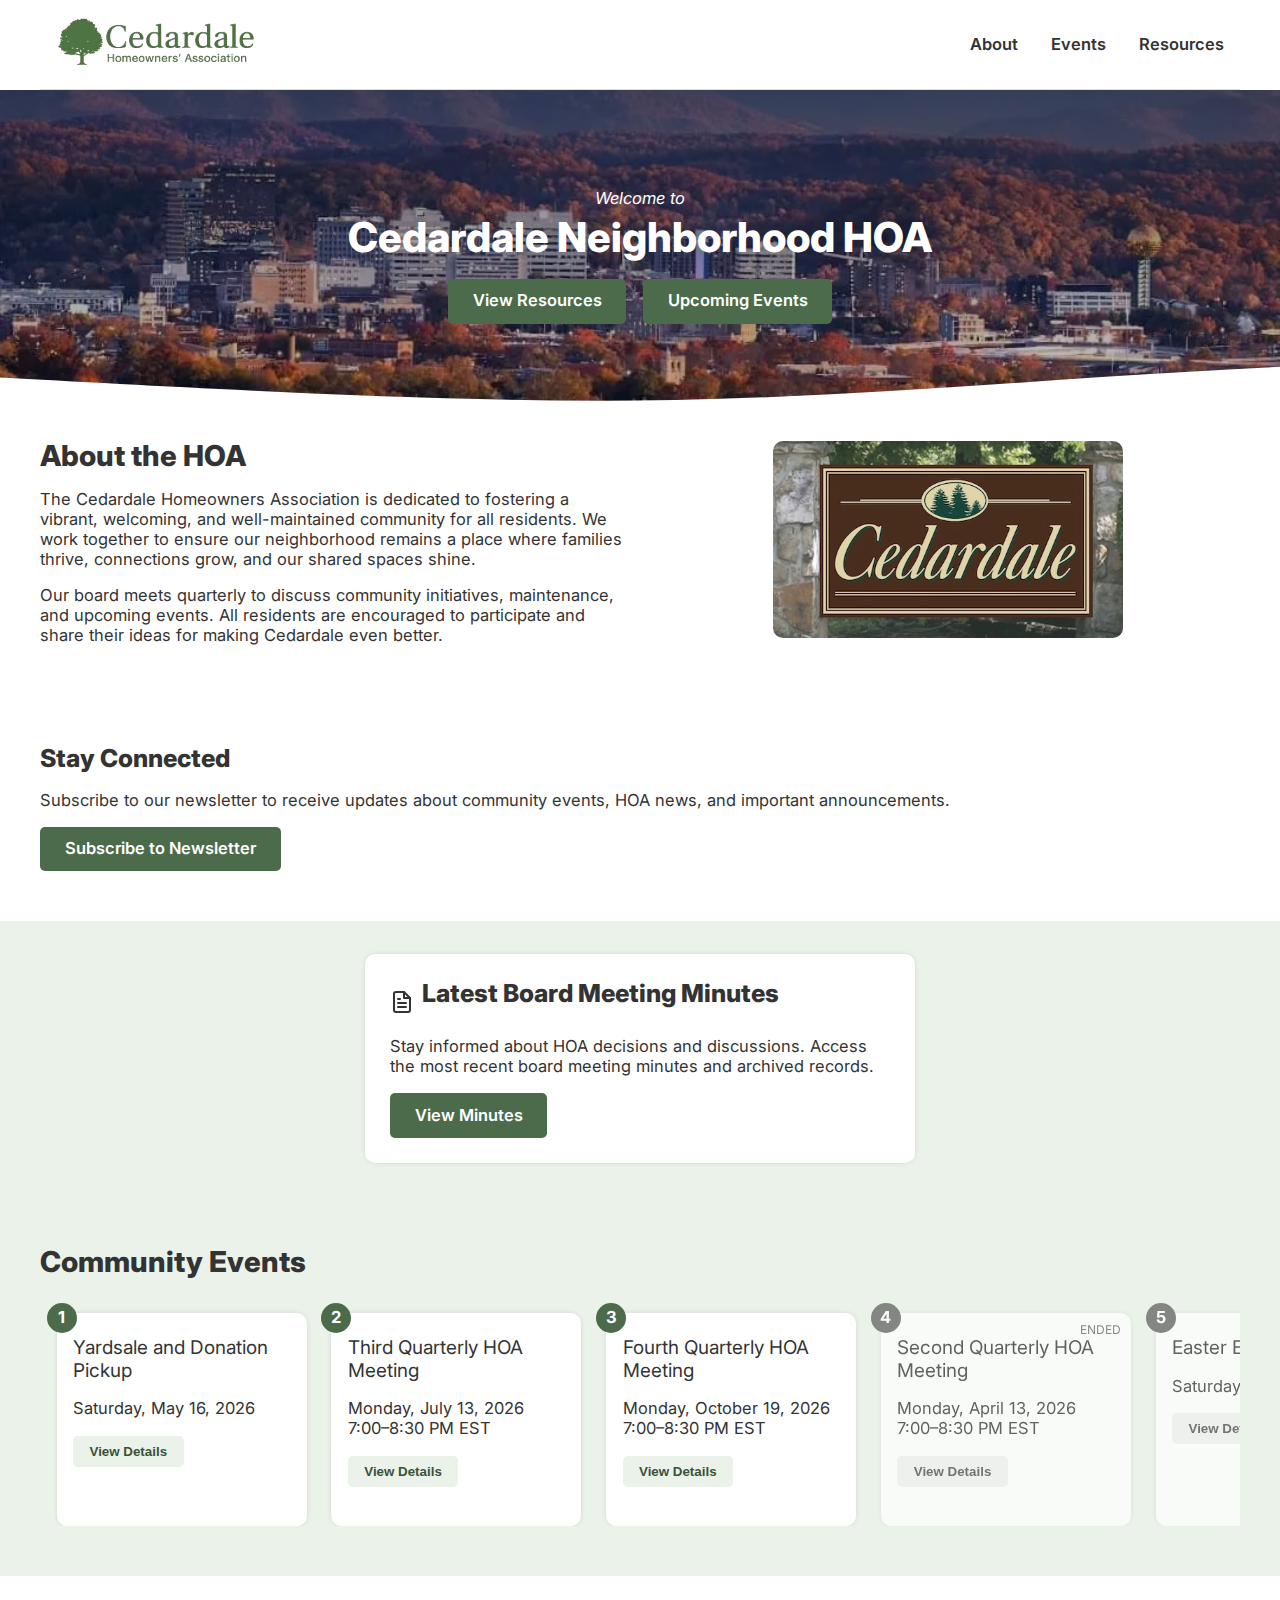
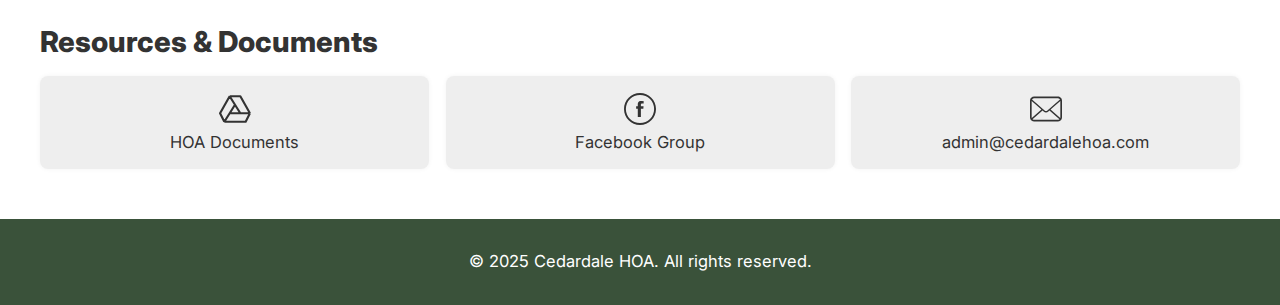
<file: index.html>
<!DOCTYPE html>
<html lang="en">

<head>
  <meta charset="UTF-8" />
  <meta name="viewport" content="width=device-width, initial-scale=1.0" />
  <meta name="description" content="Cedardale Neighborhood Homeowners' Association in Knoxville, TN. Stay updated with community events, resources, and HOA documents." />
  <title>Cedardale Neighborhood HOA - Knoxville, TN</title>

  <!-- Other links-->
  <link rel="icon" href="images/favicon.ico" type="image/x-icon">

  <!-- Preloads and preconnects -->
  <link rel="preconnect" href="https://fonts.googleapis.com" crossorigin />
  <link rel="preconnect" href="https://www.google-analytics.com" />
	<link rel="preconnect" href="https://www.googletagmanager.com" />
  <link rel="preload" as="style" href="https://fonts.googleapis.com/css2?family=Inter:wght@400;600;800&display=swap"
    crossorigin />
  <link rel="preload" fetchpriority="high" as="image" href="images/cedardale-logo.webp" type="image/webp" />
  <link rel="preload" fetchpriority="high" as="image" href="images/downtown-knoxville.webp" type="image/webp" />

  <!-- Stylesheets-->
  <link rel="stylesheet" href="https://fonts.googleapis.com/css2?family=Inter:wght@400;600;800&display=swap" />
  <link rel="stylesheet" href="css/style.css" />

  <!-- Scripts -->
  <script async src="https://www.googletagmanager.com/gtag/js?id=G-49ZQW4Q62N"></script>
  <script> window.dataLayer = window.dataLayer || []; function gtag(){dataLayer.push(arguments);} gtag('js', new Date()); gtag('config', 'G-49ZQW4Q62N'); </script>
  <script defer src="js/script.js"></script>
</head>

<body>
  <header>
    <div class="container">
      <div class="header-inner">
        <div class="logo">
          <a href="/" title="Home">
            <picture>
              <source srcset="images/cedardale-logo.webp" type="image/webp">
              <img src="images/cedardale-logo.png" alt="Cedardale Homeowners' Association" width="300" height="77" decoding="async">
            </picture>
          </a>
        </div>
        <nav>
          <a href="#about">About</a>
          <a href="#events">Events</a>
          <a href="#resources">Resources</a>
        </nav>
        <div class="hamburger" onclick="openMenu()">
          <svg xmlns="http://www.w3.org/2000/svg" width="32" height="32" viewBox="0 0 24 24" fill="none">
            <path d="M20 7L4 7" stroke="currentColor" stroke-width="1.5" stroke-linecap="round" />
            <path d="M20 12L4 12" stroke="currentColor" stroke-width="1.5" stroke-linecap="round" />
            <path d="M20 17L4 17" stroke="currentColor" stroke-width="1.5" stroke-linecap="round" />
          </svg>
        </div>
      </div>
    </div>
  </header>

  <div class="sidebar" id="sidebar">
    <div class="sidebar-header">
      <span class="sidebar-close" onclick="closeMenu()">
        <svg xmlns="http://www.w3.org/2000/svg" viewBox="0 0 24 24">
          <path
            d="M18.3 5.71a1 1 0 0 0-1.41 0L12 10.59 7.11 5.7a1 1 0 0 0-1.41 1.41L10.59 12l-4.89 4.89a1 1 0 1 0 1.41 1.41L12 13.41l4.89 4.89a1 1 0 0 0 1.41-1.41L13.41 12l4.89-4.89a1 1 0 0 0 0-1.4z" />
        </svg>
      </span>
    </div>
    <div class="sidebar-links">
      <a href="#about" onclick="closeMenu()">About</a>
      <a href="#events" onclick="closeMenu()">Events</a>
      <a href="#resources" onclick="closeMenu()">Resources</a>
    </div>
  </div>
  <div class="overlay" id="overlay" onclick="closeMenu()"></div>

  <section class="hero">
    <div class="container">
      <p>Welcome to</p>
      <h1>Cedardale Neighborhood HOA</h1>
      <div class="hero-buttons">
        <a href="#resources" class="button">View Resources</a>
        <a href="#events" class="button">Upcoming Events</a>
      </div>
    </div>
    <svg xmlns="http://www.w3.org/2000/svg" viewBox="0 0 1440 320" preserveAspectRatio="none">
      <path fill="#fff" fill-opacity="1" d="M0,96L48,112C96,128,192,160,288,186.7C384,213,480,235,576,224C672,213,768,171,864,133.3C960,96,1056,64,1152,74.7C1248,85,1344,139,1392,165.3L1440,192L1440,320L1392,320C1344,320,1248,320,1152,320C1056,320,960,320,864,320C768,320,672,320,576,320C480,320,384,320,288,320C192,320,96,320,48,320L0,320Z"></path>
    </svg>
  </section>

  <!-- Can be used for important announcements
  <section id="announcement">
    <div class="announcement">
      <div class="announcement-header">
        <svg xmlns="http://www.w3.org/2000/svg" width="24" height="24" viewBox="0 0 24 24" fill="none">
          <path fill-rule="evenodd" clip-rule="evenodd" d="M13.0618 4.4295C12.6211 3.54786 11.3635 3.54786 10.9228 4.4295L3.88996 18.5006C3.49244 19.2959 4.07057 20.2317 4.95945 20.2317H19.0252C19.914 20.2317 20.4922 19.2959 20.0947 18.5006L13.0618 4.4295ZM9.34184 3.6387C10.4339 1.45376 13.5507 1.45377 14.6428 3.63871L21.6756 17.7098C22.6608 19.6809 21.228 22 19.0252 22H4.95945C2.75657 22 1.32382 19.6809 2.30898 17.7098L9.34184 3.6387Z" fill="currentColor"/>
          <path d="M12 8V13" stroke="currentColor" stroke-width="1.7" stroke-linecap="round"/>
          <path d="M12 16L12 16.5" stroke="currentColor" stroke-width="1.7" stroke-linecap="round"/>
        </svg>
        <p><strong>Announcement</strong> (as of 8/1/2025)</p>
      </div>
      <div class="announcement-content">
        <p>We are currently updating our website to better serve our community. Please check back soon for new features and resources.</p>
    </div>
  </section>
  -->

  <section id="about">
    <div class="container">
      <div class="about-inner">
        <div>
          <h2>About the HOA</h2>
          <p>The Cedardale Homeowners Association is dedicated to fostering a vibrant, welcoming, and well-maintained
            community for all residents. We work together to ensure our neighborhood remains a place where families
            thrive, connections grow, and our shared spaces shine.</p>
          <p>Our board meets quarterly to discuss community initiatives, maintenance, and upcoming events. All residents
            are encouraged to participate and share their ideas for making Cedardale even better.</p>
        </div>
        <picture>
            <source srcset="images/cedardale-front-banner.webp" type="image/webp">
            <img src="images/cedardale-front-banner.jpg" alt="Neighborhood image" width="500" height="281" loading="lazy" decoding="async" />
          </picture>
      </div>
    </div>
  </section>

  <section id="newsletter">
    <div class="container">
      <div class="newsletter-box">
        <h3>Stay Connected</h3>
        <p>Subscribe to our newsletter to receive updates about community events, HOA news, and important announcements.</p>
        <a href="http://eepurl.com/jexX46" class="button" target="_blank" rel="noopener noreferrer">Subscribe to Newsletter</a>
      </div>
    </div>
  </section>

  <section id="announcement">
    <div class="announcement">
      <div class="announcement-header">
        <svg xmlns="http://www.w3.org/2000/svg" width="24" height="24" viewBox="0 0 24 24" fill="none" stroke="currentColor" stroke-width="2" stroke-linecap="round" stroke-linejoin="round">
          <path d="M14 2H6a2 2 0 0 0-2 2v16a2 2 0 0 0 2 2h12a2 2 0 0 0 2-2V8z"></path>
          <polyline points="14 2 14 8 20 8"></polyline>
          <line x1="16" y1="13" x2="8" y2="13"></line>
          <line x1="16" y1="17" x2="8" y2="17"></line>
          <polyline points="10 9 9 9 8 9"></polyline>
        </svg>
        <h3>Latest Board Meeting Minutes</h3>
      </div>
      <p>Stay informed about HOA decisions and discussions. Access the most recent board meeting minutes and archived records.</p>
      <a href="https://drive.google.com/drive/folders/1v-zi6AaeOhzBXzvarMnHoxYMWsll7br6?usp=drive_link" class="button" target="_blank" rel="noopener noreferrer">View Minutes</a>
    </div>
  </section>

  <section id="events">
    <div class="container">
      <h2>Community Events</h2>
      <div class="event-carousel">

        <!-- Upcoming events (soonest first) -->
        
        <div class="event-card" data-status="upcoming">
          <h4 class="event-card-title">Yardsale and Donation Pickup</h4>
          <p>Saturday, May 16, 2026</p>
          <div class="event-card-details" style="display: none;">Set out items by 8 AM; donation pickup at 2 PM.</div>
          <button class="button button-small button-light" data-modal-target>View Details</button>
        </div>
        <div class="event-card" data-status="upcoming">
          <h4 class="event-card-title">Third Quarterly HOA Meeting</h4>
          <p>Monday, July 13, 2026<br>7:00&ndash;8:30 PM EST</p>
          <div class="event-card-details" style="display: none;">This board meeting will be held at the Crum's house.</div>
          <button class="button button-small button-light" data-modal-target>View Details</button>
        </div>
        <div class="event-card" data-status="upcoming">
          <h4 class="event-card-title">Fourth Quarterly HOA Meeting</h4>
          <p>Monday, October 19, 2026<br>7:00&ndash;8:30 PM EST</p>
          <div class="event-card-details" style="display: none;">This board meeting will be held at the Crum's house.</div>
          <button class="button button-small button-light" data-modal-target>View Details</button>
        </div>

        <!-- Ended events (latest first) -->
        <div class="event-card" data-status="ended">
          <h4 class="event-card-title">Second Quarterly HOA Meeting</h4>
          <p>Monday, April 13, 2026<br>7:00&ndash;8:30 PM EST</p>
          <div class="event-card-details" style="display: none;">This board meeting will be held at the Crum's house.</div>
          <button class="button button-small button-light" data-modal-target>View Details</button>
        </div>
        <div class="event-card" data-status="ended">
          <h4 class="event-card-title">Easter Egg Hunt</h4>
          <p>Saturday, April 4, 2026</p>
          <div class="event-card-details" style="display: none;">Family-friendly event with treats, prizes, and games.</div>
          <button class="button button-small button-light" data-modal-target>View Details</button>
        </div>
        <div class="event-card" data-status="ended">
          <h4 class="event-card-title">Cedardale Service Day</h4>
          <p>Saturday, March 21, 2026</p>
          <div class="event-card-details" style="display: none;">Thank you to everyone who participated in neighborhood cleanup and service projects.</div>
          <button class="button button-small button-light" data-modal-target>View Details</button>
        </div>
        <div class="event-card" data-status="ended">
          <h4 class="event-card-title">Annual HOA Member Meeting and First Quarterly Meeting</h4>
          <p>Monday, January 12, 2026<br>7:00&ndash;8:30 PM EST</p>
          <div class="event-card-details" style="display: none;">!* Update *! <br> This board meeting will be held at the Allyn Zerby's house as well as virtually. Check your emails for the link or the facebook group event.</div>
          <button class="button button-small button-light" data-modal-target>View Details</button>
        </div>
        <div class="event-card" data-status="ended">
          <h4 class="event-card-title">Board Meeting</h4>
          <p>October 13, 7:00 PM</p>
          <div class="event-card-details" style="display: none;">This board meeting will be held at the Crum's house.</div>
          <button class="button button-small button-light" data-modal-target>View Details</button>
        </div>
        <div class="event-card" data-status="ended">
          <h3 class="event-card-title">Board Meeting</h3>
          <p>July 21, 7:00 PM</p>
          <div class="event-card-details" style="display: none;">This board meeting will be held at the Crum's house.</div>
          <button class="button button-small button-light" data-modal-target>View Details</button>
        </div>
        <div class="event-card" data-status="ended">
          <h3 class="event-card-title">Yard Sale &amp; Donations</h3>
          <p>May 24, 8AM&ndash;2PM</p>
          <div class="event-card-details" style="display: none;">Reminder Karm Pickup is at 2pm today. Things must be at the end of the driveway and clearly labeled for Karm. Happy yard selling everyone.</div>
          <button class="button button-small button-light" data-modal-target>View Details</button>
        </div>
      </div>
    </div>
  </section>

  <section id="resources">
    <div class="container">
      <h2>Resources & Documents</h2>
      <div class="resource-grid">
        <div class="resource-card">
          <a href="https://drive.google.com/drive/folders/1IsF9oFqw8tBmtP2yyxM6UI-R2-z4XSR-?usp=sharing" target="_blank">
            <svg width="32" height="32" viewBox="0 0 15 15" fill="none" xmlns="http://www.w3.org/2000/svg">
              <path d="M5 1.5L0.5 9.5L2.5 13.5M5 1.5L7.5 5.5L2.5 13.5M5 1.5H10L14.5 9.5M5 1.5L10 9.5H14.5M2.5 13.5L5 9.5H14.5M2.5 13.5H12.5L14.5 9.5" stroke="currentColor" stroke-linejoin="round"/>
            </svg>
            <span>HOA Documents</span>
          </a>
        </div>
        <div class="resource-card">
          <a href="https://www.facebook.com/groups/690748179929570" target="_blank">
            <svg fill="currentColor" height="32" width="32" version="1.1" id="Layer_1" xmlns="http://www.w3.org/2000/svg" xmlns:xlink="http://www.w3.org/1999/xlink" viewBox="-143 145 512 512" xml:space="preserve">
              <path d="M113,145c-141.4,0-256,114.6-256,256s114.6,256,256,256s256-114.6,256-256S254.4,145,113,145z M272.8,560.7   c-20.8,20.8-44.9,37.1-71.8,48.4c-27.8,11.8-57.4,17.7-88,17.7c-30.5,0-60.1-6-88-17.7c-26.9-11.4-51.1-27.7-71.8-48.4   c-20.8-20.8-37.1-44.9-48.4-71.8C-107,461.1-113,431.5-113,401s6-60.1,17.7-88c11.4-26.9,27.7-51.1,48.4-71.8   c20.9-20.8,45-37.1,71.9-48.5C52.9,181,82.5,175,113,175s60.1,6,88,17.7c26.9,11.4,51.1,27.7,71.8,48.4   c20.8,20.8,37.1,44.9,48.4,71.8c11.8,27.8,17.7,57.4,17.7,88c0,30.5-6,60.1-17.7,88C309.8,515.8,293.5,540,272.8,560.7z"/>
              <path d="M146.8,313.7c10.3,0,21.3,3.2,21.3,3.2l6.6-39.2c0,0-14-4.8-47.4-4.8c-20.5,0-32.4,7.8-41.1,19.3   c-8.2,10.9-8.5,28.4-8.5,39.7v25.7H51.2v38.3h26.5v133h49.6v-133h39.3l2.9-38.3h-42.2v-29.9C127.3,317.4,136.5,313.7,146.8,313.7z"/>
            </svg>
            <span>Facebook Group</span>
          </a>
        </div>
        <div class="resource-card">
          <a href="mailto:admin@cedardalehoa.com" target="_blank">
            <svg height="32" width="32" version="1.1" xmlns="http://www.w3.org/2000/svg" xmlns:xlink="http://www.w3.org/1999/xlink" viewBox="0 0 512 512" xml:space="preserve">
              <path fill="currentColor" d="M510.746,110.361c-2.128-10.754-6.926-20.918-13.926-29.463c-1.422-1.794-2.909-3.39-4.535-5.009   c-12.454-12.52-29.778-19.701-47.531-19.701H67.244c-17.951,0-34.834,7-47.539,19.708c-1.608,1.604-3.099,3.216-4.575,5.067   c-6.97,8.509-11.747,18.659-13.824,29.428C0.438,114.62,0,119.002,0,123.435v265.137c0,9.224,1.874,18.206,5.589,26.745   c3.215,7.583,8.093,14.772,14.112,20.788c1.516,1.509,3.022,2.901,4.63,4.258c12.034,9.966,27.272,15.45,42.913,15.45h377.51   c15.742,0,30.965-5.505,42.967-15.56c1.604-1.298,3.091-2.661,4.578-4.148c5.818-5.812,10.442-12.49,13.766-19.854l0.438-1.05   c3.646-8.377,5.497-17.33,5.497-26.628V123.435C512,119.06,511.578,114.649,510.746,110.361z M34.823,99.104   c0.951-1.392,2.165-2.821,3.714-4.382c7.689-7.685,17.886-11.914,28.706-11.914h377.51c10.915,0,21.115,4.236,28.719,11.929   c1.313,1.327,2.567,2.8,3.661,4.272l2.887,3.88l-201.5,175.616c-6.212,5.446-14.21,8.443-22.523,8.443   c-8.231,0-16.222-2.99-22.508-8.436L32.19,102.939L34.823,99.104z M26.755,390.913c-0.109-0.722-0.134-1.524-0.134-2.341V128.925   l156.37,136.411L28.199,400.297L26.755,390.913z M464.899,423.84c-6.052,3.492-13.022,5.344-20.145,5.344H67.244   c-7.127,0-14.094-1.852-20.142-5.344l-6.328-3.668l159.936-139.379l17.528,15.246c10.514,9.128,23.922,14.16,37.761,14.16   c13.89,0,27.32-5.032,37.827-14.16l17.521-15.253L471.228,420.18L464.899,423.84z M485.372,388.572   c0,0.803-0.015,1.597-0.116,2.304l-1.386,9.472L329.012,265.409l156.36-136.418V388.572z"/>
            </svg>
            <span>admin@cedardalehoa.com</span>
          </a>
        </div>
      </div>
    </div>
  </section>

  <footer>
    <p>&copy; 2025 Cedardale HOA. All rights reserved.</p>
  </footer>

  <script type="application/ld+json">
  {
  "@context": "https://schema.org",
  "@graph": [
    {
      "@type": "Organization",
      "@id": "https://www.cedardalehoa.com/#org",
      "name": "Cedardale Neighborhood HOA",
      "url": "https://www.cedardalehoa.com/",
      "logo": {
        "@type": "ImageObject",
        "url": "https://www.cedardalehoa.com/images/cedardale-logo.png"
      },
    },
    {
      "@type": "WebSite",
      "@id": "https://www.cedardalehoa.com/#website",
      "url": "https://www.cedardalehoa.com/",
      "name": "Cedardale Neighborhood HOA",
      "publisher": { "@id": "https://www.cedardalehoa.com/#org" },
      "inLanguage": "en"
    },
  ]
  }
  </script>
</body>

</html>
</file>
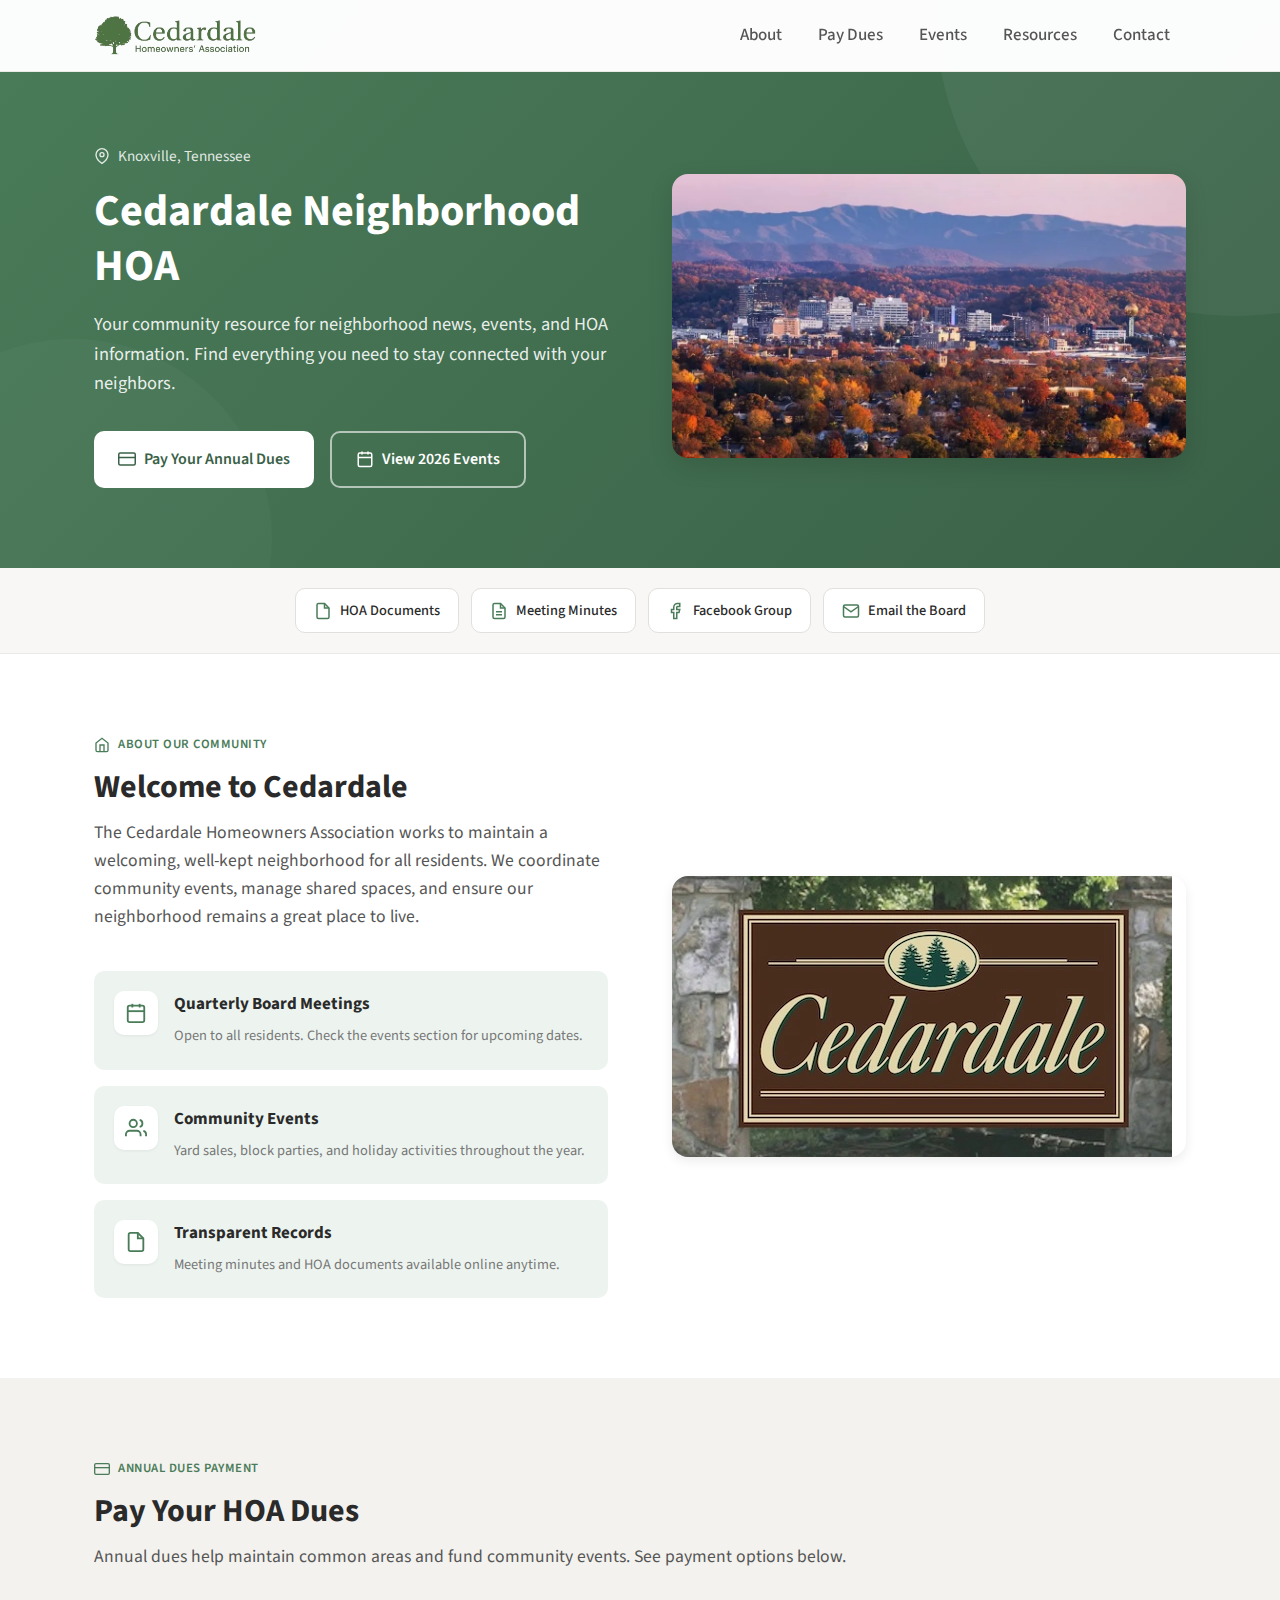
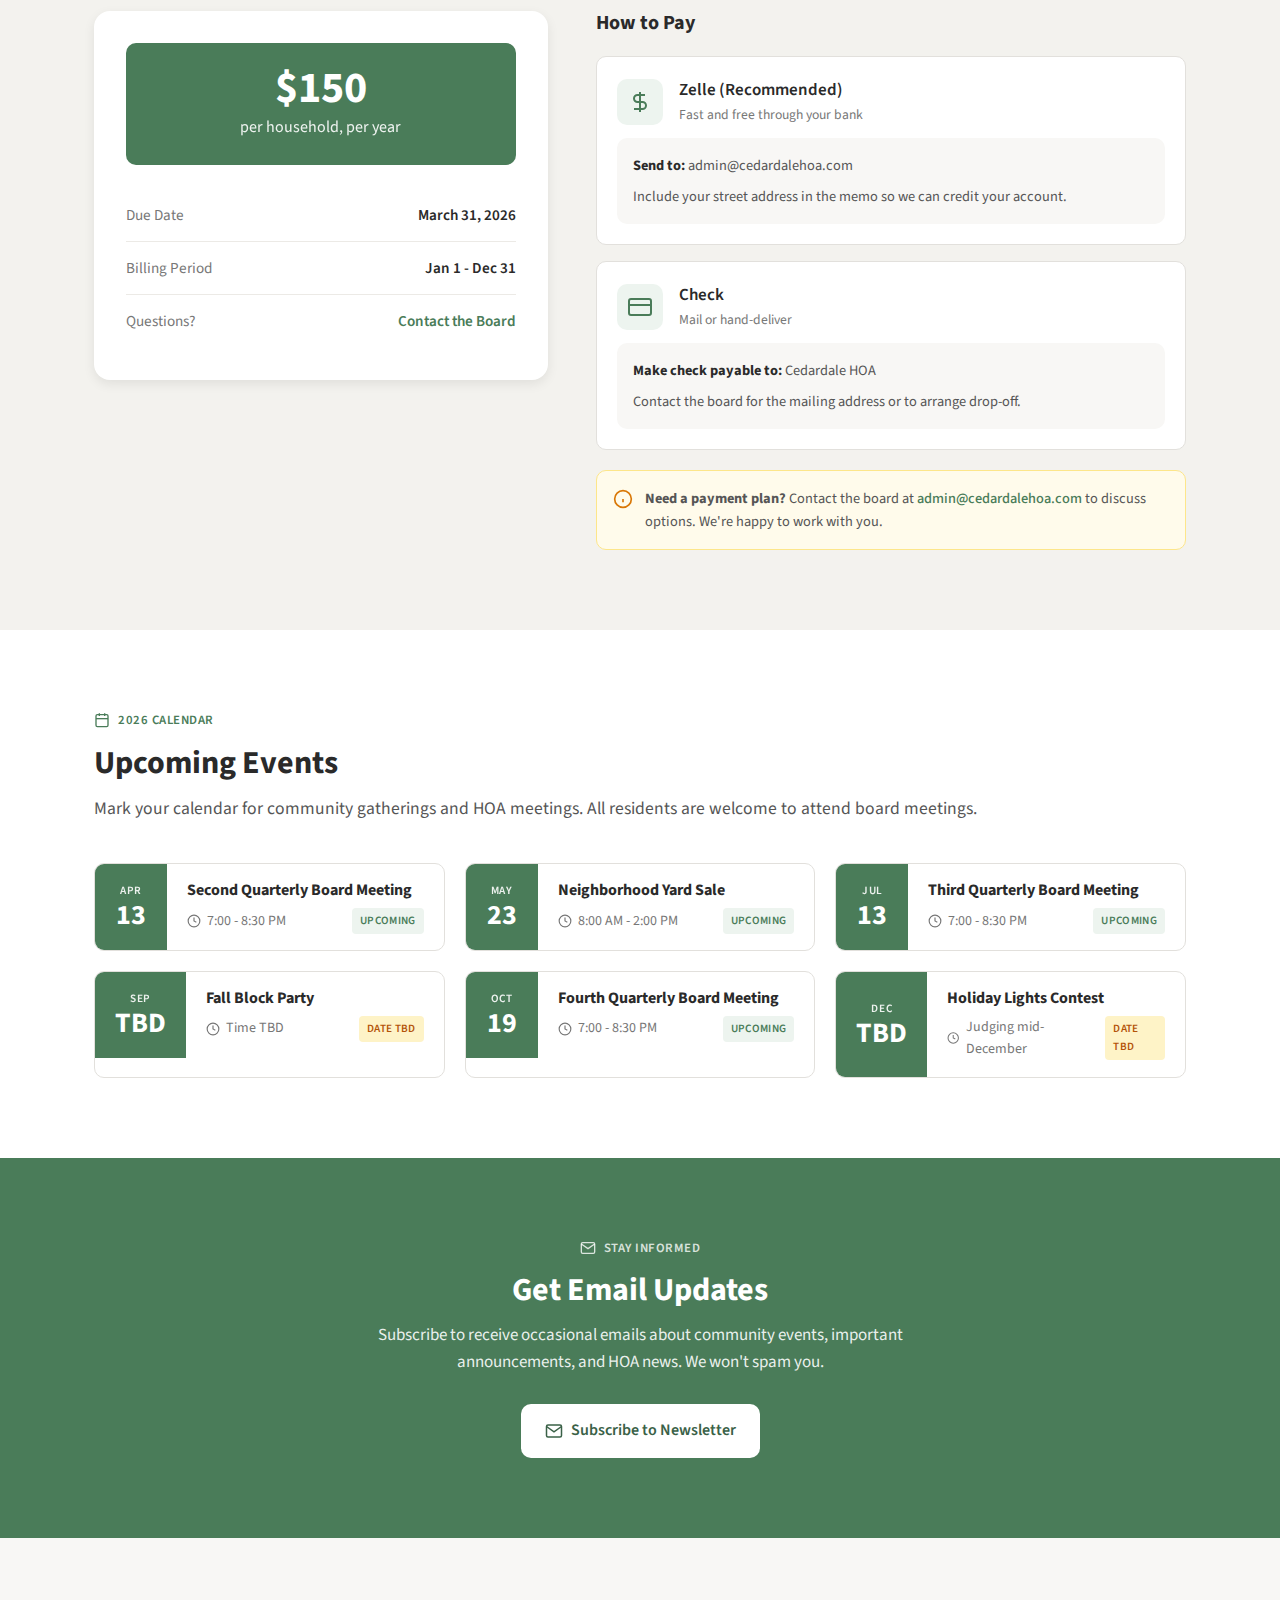
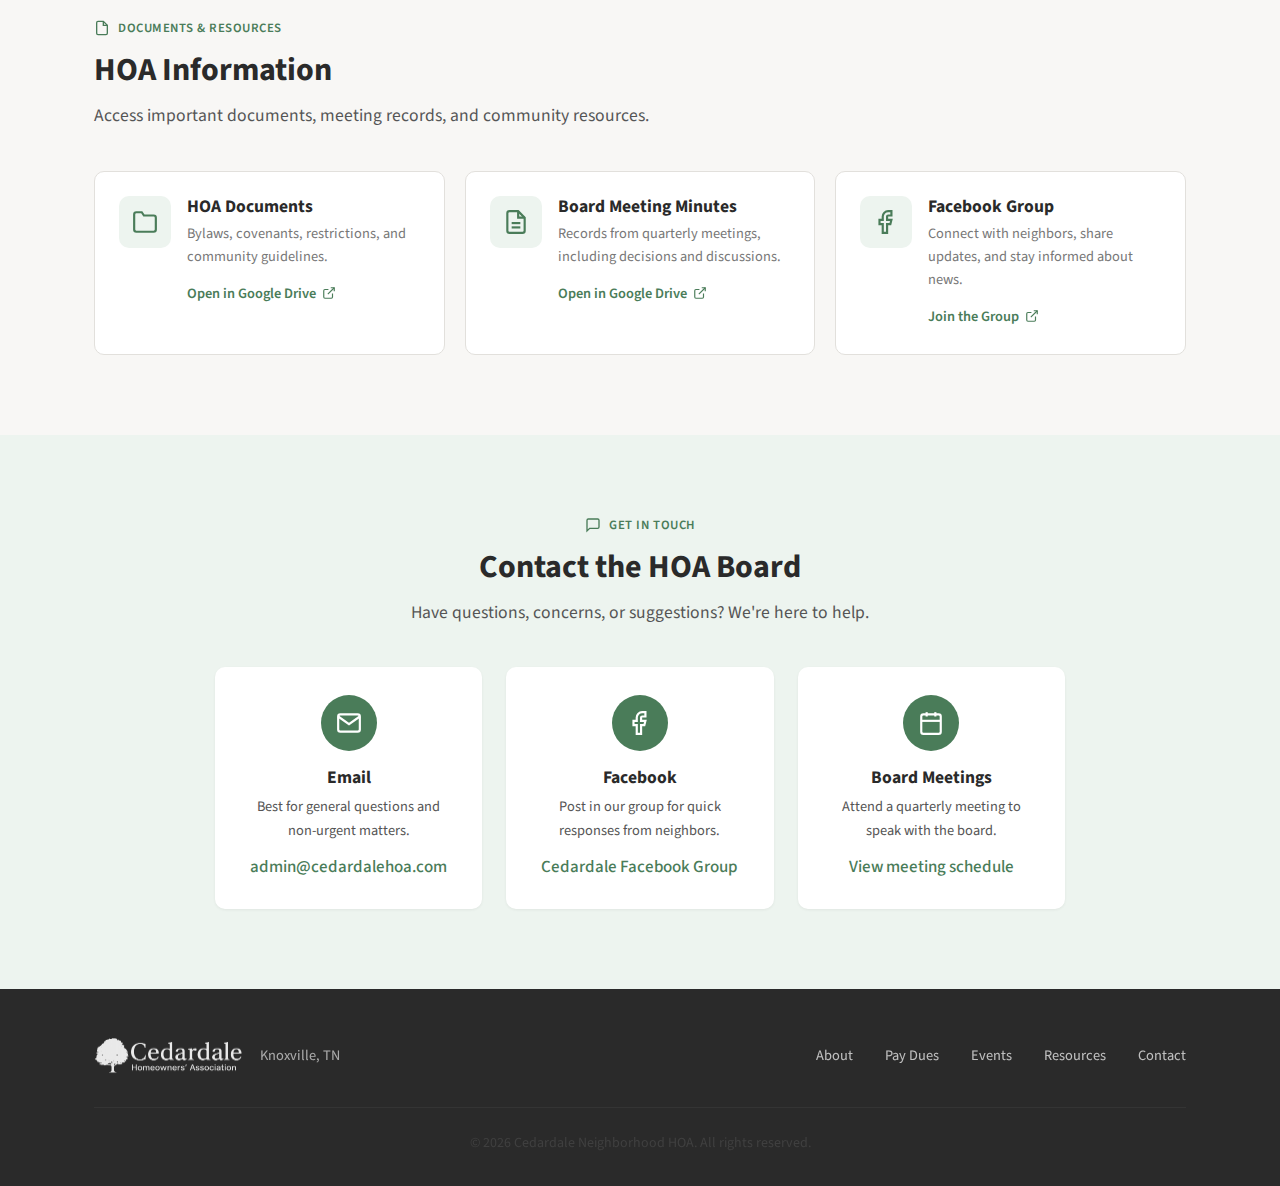
<file: index-2.html>
<!DOCTYPE html>
<html lang="en">

<head>
  <meta charset="UTF-8" />
  <meta name="robots" content="noindex" />
  <meta name="viewport" content="width=device-width, initial-scale=1.0" />
  <meta name="description" content="Cedardale Neighborhood Homeowners' Association in Knoxville, TN. Stay updated with community events, resources, and HOA documents." />
  <title>Cedardale Neighborhood HOA - Knoxville, TN</title>

  <link rel="icon" href="images/favicon.ico" type="image/x-icon">
  <link rel="preconnect" href="https://fonts.googleapis.com" crossorigin />
  <link rel="preconnect" href="https://fonts.gstatic.com" crossorigin />
  <link href="https://fonts.googleapis.com/css2?family=Source+Sans+3:wght@400;500;600;700&display=swap" rel="stylesheet" />

  <style>
    /* Reset & Base */
    *, *::before, *::after {
      box-sizing: border-box;
      margin: 0;
      padding: 0;
    }

    :root {
      /* Balanced green palette - vibrant but not overwhelming */
      --green: #4a7c59;
      --green-dark: #3a6147;
      --green-light: #edf4ef;
      --green-accent: #5d9a6d;

      /* Warm neutrals */
      --cream: #f8f7f5;
      --sand: #f3f2ee;
      --text: #2a2a2a;
      --text-secondary: #555;
      --text-muted: #777;
      --white: #ffffff;
      --border: #e2e0dc;
      --border-light: #eceae6;

      /* Shadows */
      --shadow-sm: 0 1px 3px rgba(0,0,0,0.06);
      --shadow: 0 4px 12px rgba(0,0,0,0.08);
      --shadow-lg: 0 8px 24px rgba(0,0,0,0.12);

      --radius: 10px;
      --radius-lg: 16px;
    }

    html {
      scroll-behavior: smooth;
    }

    body {
      font-family: 'Source Sans 3', -apple-system, BlinkMacSystemFont, sans-serif;
      font-size: 17px;
      line-height: 1.6;
      color: var(--text);
      background: var(--white);
    }

    img {
      max-width: 100%;
      height: auto;
      display: block;
    }

    a {
      color: inherit;
      text-decoration: none;
    }

    .container {
      width: 100%;
      max-width: 1140px;
      margin: 0 auto;
      padding: 0 1.5rem;
    }

    /* Typography */
    h1, h2, h3, h4 {
      font-weight: 700;
      line-height: 1.25;
      color: var(--text);
    }

    h1 { font-size: clamp(2rem, 5vw, 2.75rem); }
    h2 { font-size: clamp(1.5rem, 3.5vw, 2rem); }
    h3 { font-size: 1.25rem; }
    h4 { font-size: 1.1rem; }

    p {
      color: var(--text-secondary);
    }

    /* Section Layout */
    .section-header {
      margin-bottom: 2.5rem;
    }

    .section-header.centered {
      text-align: center;
      max-width: 600px;
      margin-left: auto;
      margin-right: auto;
    }

    .section-header h2 {
      margin-bottom: 0.75rem;
    }

    .section-header p {
      font-size: 1.1rem;
    }

    .section-label {
      display: inline-flex;
      align-items: center;
      gap: 0.5rem;
      font-size: 0.8rem;
      font-weight: 600;
      letter-spacing: 0.04em;
      text-transform: uppercase;
      color: var(--green);
      margin-bottom: 0.75rem;
    }

    .section-label svg {
      width: 16px;
      height: 16px;
    }

    /* Buttons */
    .btn {
      display: inline-flex;
      align-items: center;
      justify-content: center;
      gap: 0.5rem;
      padding: 0.875rem 1.5rem;
      font-size: 1rem;
      font-weight: 600;
      border-radius: var(--radius);
      border: none;
      cursor: pointer;
      transition: all 0.2s ease;
      text-decoration: none;
    }

    .btn svg {
      width: 18px;
      height: 18px;
      flex-shrink: 0;
    }

    .btn-primary {
      background: var(--green);
      color: var(--white);
    }

    .btn-primary:hover {
      background: var(--green-dark);
      transform: translateY(-1px);
      box-shadow: var(--shadow);
    }

    .btn-secondary {
      background: var(--white);
      color: var(--text);
      border: 1.5px solid var(--border);
    }

    .btn-secondary:hover {
      border-color: var(--green);
      background: var(--green-light);
    }

    .btn-white {
      background: var(--white);
      color: var(--green-dark);
    }

    .btn-white:hover {
      background: var(--green-light);
    }

    .btn-outline-white {
      background: transparent;
      color: var(--white);
      border: 2px solid rgba(255,255,255,0.6);
    }

    .btn-outline-white:hover {
      background: rgba(255,255,255,0.1);
      border-color: var(--white);
    }

    /* Header */
    header {
      position: fixed;
      top: 0;
      left: 0;
      right: 0;
      background: rgba(255,255,255,0.98);
      backdrop-filter: blur(8px);
      z-index: 1000;
      border-bottom: 1px solid var(--border-light);
    }

    .header-inner {
      display: flex;
      align-items: center;
      justify-content: space-between;
      padding: 0.875rem 0;
    }

    .logo img {
      height: 42px;
      width: auto;
    }

    nav {
      display: flex;
      align-items: center;
      gap: 0.25rem;
    }

    nav a {
      font-weight: 500;
      color: var(--text-secondary);
      padding: 0.5rem 1rem;
      border-radius: var(--radius);
      transition: all 0.2s;
    }

    nav a:hover {
      color: var(--green);
      background: var(--green-light);
    }

    .hamburger {
      display: none;
      background: none;
      border: none;
      cursor: pointer;
      padding: 0.5rem;
      color: var(--text);
    }

    @media (max-width: 768px) {
      nav { display: none; }
      .hamburger { display: block; }
    }

    /* Mobile Menu */
    .mobile-menu {
      position: fixed;
      top: 0;
      right: -100%;
      width: 300px;
      height: 100vh;
      background: var(--white);
      z-index: 1001;
      padding: 1.5rem;
      transition: right 0.3s ease;
      box-shadow: var(--shadow-lg);
    }

    .mobile-menu.open {
      right: 0;
    }

    .mobile-menu-header {
      display: flex;
      justify-content: space-between;
      align-items: center;
      margin-bottom: 2rem;
      padding-bottom: 1rem;
      border-bottom: 1px solid var(--border-light);
    }

    .mobile-menu-header span {
      font-weight: 600;
      color: var(--text-muted);
      font-size: 0.85rem;
      text-transform: uppercase;
      letter-spacing: 0.05em;
    }

    .mobile-menu-close {
      background: none;
      border: none;
      cursor: pointer;
      padding: 0.5rem;
      color: var(--text);
    }

    .mobile-menu-links {
      display: flex;
      flex-direction: column;
      gap: 0.25rem;
    }

    .mobile-menu-links a {
      font-size: 1.1rem;
      font-weight: 500;
      padding: 0.875rem 1rem;
      border-radius: var(--radius);
      color: var(--text-secondary);
    }

    .mobile-menu-links a:hover {
      background: var(--green-light);
      color: var(--green);
    }

    .overlay {
      position: fixed;
      inset: 0;
      background: rgba(0,0,0,0.4);
      z-index: 1000;
      opacity: 0;
      visibility: hidden;
      transition: all 0.3s;
    }

    .overlay.visible {
      opacity: 1;
      visibility: visible;
    }

    /* Hero */
    .hero {
      position: relative;
      padding: 9rem 1.5rem 5rem;
      background: linear-gradient(135deg, var(--green) 0%, var(--green-dark) 100%);
      color: var(--white);
      overflow: hidden;
    }

    .hero::before {
      content: '';
      position: absolute;
      top: -50%;
      right: -20%;
      width: 600px;
      height: 600px;
      background: rgba(255,255,255,0.05);
      border-radius: 50%;
    }

    .hero::after {
      content: '';
      position: absolute;
      bottom: -30%;
      left: -10%;
      width: 400px;
      height: 400px;
      background: rgba(255,255,255,0.03);
      border-radius: 50%;
    }

    .hero-grid {
      display: grid;
      grid-template-columns: 1fr 1fr;
      gap: 4rem;
      align-items: center;
      position: relative;
      z-index: 1;
    }

    @media (max-width: 900px) {
      .hero-grid {
        grid-template-columns: 1fr;
        gap: 2.5rem;
        text-align: center;
      }
      .hero-buttons {
        justify-content: center;
      }
    }

    .hero-location {
      display: inline-flex;
      align-items: center;
      gap: 0.5rem;
      color: rgba(255,255,255,0.85);
      font-size: 0.95rem;
      margin-bottom: 1rem;
    }

    .hero-location svg {
      width: 16px;
      height: 16px;
    }

    .hero h1 {
      color: var(--white);
      margin-bottom: 1rem;
    }

    .hero-description {
      font-size: 1.15rem;
      color: rgba(255,255,255,0.9);
      margin-bottom: 2rem;
      line-height: 1.6;
    }

    .hero-buttons {
      display: flex;
      gap: 1rem;
      flex-wrap: wrap;
    }

    .hero-image {
      border-radius: var(--radius-lg);
      overflow: hidden;
      box-shadow: var(--shadow-lg);
    }

    @media (max-width: 900px) {
      .hero-image {
        max-width: 500px;
        margin: 0 auto;
      }
    }

    /* Quick Links */
    .quick-links {
      background: var(--cream);
      padding: 1.25rem 0;
      border-bottom: 1px solid var(--border-light);
    }

    .quick-links-inner {
      display: flex;
      justify-content: center;
      flex-wrap: wrap;
      gap: 0.75rem;
    }

    .quick-link {
      display: flex;
      align-items: center;
      gap: 0.5rem;
      padding: 0.625rem 1.125rem;
      background: var(--white);
      border: 1px solid var(--border);
      border-radius: var(--radius);
      font-weight: 500;
      font-size: 0.9rem;
      color: var(--text);
      transition: all 0.2s;
    }

    .quick-link:hover {
      border-color: var(--green);
      color: var(--green);
    }

    .quick-link svg {
      width: 18px;
      height: 18px;
      color: var(--green);
    }

    /* Sections */
    section {
      padding: 5rem 0;
    }

    /* About */
    #about {
      background: var(--white);
    }

    .about-grid {
      display: grid;
      grid-template-columns: 1fr 1fr;
      gap: 4rem;
      align-items: center;
    }

    @media (max-width: 768px) {
      .about-grid {
        grid-template-columns: 1fr;
        gap: 2.5rem;
      }
    }

    .about-image {
      border-radius: var(--radius-lg);
      overflow: hidden;
      box-shadow: var(--shadow);
    }

    .about-list {
      margin-top: 2rem;
      display: flex;
      flex-direction: column;
      gap: 1rem;
    }

    .about-item {
      display: flex;
      align-items: flex-start;
      gap: 1rem;
      padding: 1.25rem;
      background: var(--green-light);
      border-radius: var(--radius);
    }

    .about-item-icon {
      width: 44px;
      height: 44px;
      background: var(--white);
      border-radius: var(--radius);
      display: flex;
      align-items: center;
      justify-content: center;
      flex-shrink: 0;
      box-shadow: var(--shadow-sm);
    }

    .about-item-icon svg {
      width: 22px;
      height: 22px;
      color: var(--green);
    }

    .about-item-text strong {
      display: block;
      margin-bottom: 0.25rem;
      color: var(--text);
    }

    .about-item-text span {
      font-size: 0.9rem;
      color: var(--text-muted);
    }

    /* Dues Section */
    #dues {
      background: var(--sand);
    }

    .dues-grid {
      display: grid;
      grid-template-columns: 1fr 1.3fr;
      gap: 3rem;
      align-items: start;
    }

    @media (max-width: 800px) {
      .dues-grid {
        grid-template-columns: 1fr;
        gap: 2rem;
      }
    }

    .dues-card {
      background: var(--white);
      border-radius: var(--radius-lg);
      padding: 2rem;
      box-shadow: var(--shadow);
    }

    .dues-amount {
      text-align: center;
      padding: 1.5rem;
      background: var(--green);
      border-radius: var(--radius);
      margin-bottom: 1.5rem;
      color: var(--white);
    }

    .dues-amount .price {
      font-size: 2.75rem;
      font-weight: 700;
      line-height: 1;
    }

    .dues-amount .period {
      font-size: 1rem;
      opacity: 0.9;
      margin-top: 0.25rem;
    }

    .dues-info {
      display: flex;
      flex-direction: column;
      gap: 0;
    }

    .dues-info-row {
      display: flex;
      justify-content: space-between;
      padding: 0.875rem 0;
      border-bottom: 1px solid var(--border-light);
      font-size: 0.95rem;
    }

    .dues-info-row:last-child {
      border-bottom: none;
    }

    .dues-info-label {
      color: var(--text-muted);
    }

    .dues-info-value {
      font-weight: 600;
      color: var(--text);
    }

    .dues-info-value a {
      color: var(--green);
    }

    .dues-info-value a:hover {
      text-decoration: underline;
    }

    .payment-section h3 {
      margin-bottom: 1.25rem;
    }

    .payment-option {
      background: var(--white);
      border: 1px solid var(--border);
      border-radius: var(--radius);
      padding: 1.25rem;
      margin-bottom: 1rem;
      transition: border-color 0.2s;
    }

    .payment-option:hover {
      border-color: var(--green);
    }

    .payment-option-header {
      display: flex;
      align-items: center;
      gap: 1rem;
      margin-bottom: 0.75rem;
    }

    .payment-option-icon {
      width: 46px;
      height: 46px;
      background: var(--green-light);
      border-radius: var(--radius);
      display: flex;
      align-items: center;
      justify-content: center;
      flex-shrink: 0;
    }

    .payment-option-icon svg {
      width: 24px;
      height: 24px;
      color: var(--green);
    }

    .payment-option-title {
      font-weight: 600;
      color: var(--text);
    }

    .payment-option-subtitle {
      font-size: 0.85rem;
      color: var(--text-muted);
    }

    .payment-option-details {
      background: var(--cream);
      border-radius: var(--radius);
      padding: 1rem;
      font-size: 0.9rem;
    }

    .payment-option-details p {
      margin: 0;
      color: var(--text-secondary);
    }

    .payment-option-details p + p {
      margin-top: 0.5rem;
    }

    .payment-option-details strong {
      color: var(--text);
    }

    .payment-help {
      display: flex;
      align-items: flex-start;
      gap: 0.75rem;
      padding: 1rem;
      background: #fffbeb;
      border: 1px solid #fde68a;
      border-radius: var(--radius);
      margin-top: 1.25rem;
      font-size: 0.9rem;
    }

    .payment-help svg {
      width: 20px;
      height: 20px;
      color: #d97706;
      flex-shrink: 0;
      margin-top: 0.125rem;
    }

    .payment-help p {
      margin: 0;
      color: var(--text-secondary);
    }

    .payment-help a {
      color: var(--green);
      font-weight: 500;
    }

    .payment-help a:hover {
      text-decoration: underline;
    }

    /* Events */
    #events {
      background: var(--white);
    }

    .events-grid {
      display: grid;
      grid-template-columns: repeat(auto-fill, minmax(320px, 1fr));
      gap: 1.25rem;
    }

    .event-card {
      background: var(--white);
      border: 1px solid var(--border);
      border-radius: var(--radius);
      overflow: hidden;
      transition: all 0.2s ease;
    }

    .event-card:hover {
      box-shadow: var(--shadow);
      border-color: var(--green);
    }

    .event-card-inner {
      display: flex;
    }

    .event-date {
      background: var(--green);
      color: var(--white);
      padding: 1rem 1.25rem;
      text-align: center;
      min-width: 72px;
      display: flex;
      flex-direction: column;
      justify-content: center;
    }

    .event-date .month {
      font-size: 0.7rem;
      font-weight: 600;
      text-transform: uppercase;
      letter-spacing: 0.05em;
      opacity: 0.9;
    }

    .event-date .day {
      font-size: 1.75rem;
      font-weight: 700;
      line-height: 1.1;
    }

    .event-content {
      padding: 1rem 1.25rem;
      flex: 1;
    }

    .event-content h4 {
      margin-bottom: 0.5rem;
      font-size: 1rem;
    }

    .event-meta {
      display: flex;
      align-items: center;
      gap: 1rem;
      font-size: 0.875rem;
      color: var(--text-muted);
    }

    .event-time {
      display: flex;
      align-items: center;
      gap: 0.375rem;
    }

    .event-time svg {
      width: 14px;
      height: 14px;
    }

    .event-badge {
      font-size: 0.7rem;
      font-weight: 600;
      text-transform: uppercase;
      letter-spacing: 0.03em;
      padding: 0.25rem 0.5rem;
      border-radius: 4px;
      margin-left: auto;
    }

    .event-badge.upcoming {
      background: var(--green-light);
      color: var(--green);
    }

    .event-badge.tentative {
      background: #fef3c7;
      color: #b45309;
    }

    /* Newsletter */
    #newsletter {
      background: var(--green);
      color: var(--white);
      text-align: center;
    }

    .newsletter-content {
      max-width: 550px;
      margin: 0 auto;
    }

    .newsletter-content .section-label {
      color: rgba(255,255,255,0.8);
      justify-content: center;
    }

    .newsletter-content h2 {
      color: var(--white);
      margin-bottom: 0.75rem;
    }

    .newsletter-content p {
      color: rgba(255,255,255,0.9);
      margin-bottom: 1.75rem;
    }

    /* Resources */
    #resources {
      background: var(--cream);
    }

    .resources-grid {
      display: grid;
      grid-template-columns: repeat(auto-fit, minmax(300px, 1fr));
      gap: 1.25rem;
    }

    .resource-card {
      background: var(--white);
      border: 1px solid var(--border);
      border-radius: var(--radius);
      padding: 1.5rem;
      display: flex;
      align-items: flex-start;
      gap: 1rem;
      transition: all 0.2s ease;
    }

    .resource-card:hover {
      border-color: var(--green);
      box-shadow: var(--shadow);
    }

    .resource-icon {
      width: 52px;
      height: 52px;
      background: var(--green-light);
      border-radius: var(--radius);
      display: flex;
      align-items: center;
      justify-content: center;
      flex-shrink: 0;
    }

    .resource-icon svg {
      width: 26px;
      height: 26px;
      color: var(--green);
    }

    .resource-info h4 {
      margin-bottom: 0.25rem;
    }

    .resource-info p {
      font-size: 0.9rem;
      color: var(--text-muted);
      margin-bottom: 0.75rem;
    }

    .resource-link {
      font-size: 0.9rem;
      font-weight: 600;
      color: var(--green);
      display: inline-flex;
      align-items: center;
      gap: 0.375rem;
    }

    .resource-link svg {
      width: 14px;
      height: 14px;
    }

    .resource-link:hover {
      text-decoration: underline;
    }

    /* Contact */
    #contact {
      background: var(--green-light);
    }

    .contact-grid {
      display: grid;
      grid-template-columns: repeat(auto-fit, minmax(260px, 1fr));
      gap: 1.5rem;
      max-width: 850px;
      margin: 0 auto;
    }

    .contact-card {
      background: var(--white);
      border-radius: var(--radius);
      padding: 1.75rem;
      text-align: center;
      box-shadow: var(--shadow-sm);
    }

    .contact-card-icon {
      width: 56px;
      height: 56px;
      background: var(--green);
      border-radius: 50%;
      display: flex;
      align-items: center;
      justify-content: center;
      margin: 0 auto 1rem;
    }

    .contact-card-icon svg {
      width: 26px;
      height: 26px;
      color: var(--white);
    }

    .contact-card h4 {
      margin-bottom: 0.375rem;
    }

    .contact-card p {
      font-size: 0.9rem;
      margin-bottom: 0.75rem;
    }

    .contact-card a {
      color: var(--green);
      font-weight: 500;
      word-break: break-all;
    }

    .contact-card a:hover {
      text-decoration: underline;
    }

    /* Footer */
    footer {
      background: var(--text);
      color: var(--white);
      padding: 3rem 0 2rem;
    }

    .footer-inner {
      display: flex;
      justify-content: space-between;
      align-items: center;
      flex-wrap: wrap;
      gap: 1.5rem;
    }

    .footer-brand {
      display: flex;
      align-items: center;
      gap: 1rem;
    }

    .footer-brand img {
      height: 38px;
      filter: brightness(0) invert(1);
      opacity: 0.9;
    }

    .footer-brand span {
      font-size: 0.9rem;
      opacity: 0.6;
    }

    .footer-links {
      display: flex;
      gap: 2rem;
      flex-wrap: wrap;
    }

    .footer-links a {
      font-size: 0.9rem;
      opacity: 0.7;
      transition: opacity 0.2s;
    }

    .footer-links a:hover {
      opacity: 1;
    }

    .footer-bottom {
      margin-top: 2rem;
      padding-top: 1.5rem;
      border-top: 1px solid rgba(255,255,255,0.1);
      text-align: center;
      font-size: 0.875rem;
      opacity: 0.5;
    }
  </style>
</head>

<body>
  <!-- Header -->
  <header>
    <div class="container">
      <div class="header-inner">
        <a href="/" class="logo" aria-label="Cedardale HOA Home">
          <picture>
            <source srcset="images/cedardale-logo.webp" type="image/webp">
            <img src="images/cedardale-logo.png" alt="Cedardale Neighborhood HOA" width="168" height="43">
          </picture>
        </a>
        <nav aria-label="Main navigation">
          <a href="#about">About</a>
          <a href="#dues">Pay Dues</a>
          <a href="#events">Events</a>
          <a href="#resources">Resources</a>
          <a href="#contact">Contact</a>
        </nav>
        <button class="hamburger" onclick="openMenu()" aria-label="Open navigation menu">
          <svg width="26" height="26" viewBox="0 0 24 24" fill="none" stroke="currentColor" stroke-width="2">
            <path d="M3 12h18M3 6h18M3 18h18"/>
          </svg>
        </button>
      </div>
    </div>
  </header>

  <!-- Mobile Menu -->
  <div class="mobile-menu" id="mobileMenu" role="dialog" aria-label="Navigation menu">
    <div class="mobile-menu-header">
      <span>Menu</span>
      <button class="mobile-menu-close" onclick="closeMenu()" aria-label="Close navigation menu">
        <svg width="26" height="26" viewBox="0 0 24 24" fill="none" stroke="currentColor" stroke-width="2">
          <path d="M18 6L6 18M6 6l12 12"/>
        </svg>
      </button>
    </div>
    <nav class="mobile-menu-links" aria-label="Mobile navigation">
      <a href="#about" onclick="closeMenu()">About Us</a>
      <a href="#dues" onclick="closeMenu()">Pay Dues</a>
      <a href="#events" onclick="closeMenu()">Events Calendar</a>
      <a href="#resources" onclick="closeMenu()">Documents & Resources</a>
      <a href="#contact" onclick="closeMenu()">Contact the Board</a>
    </nav>
  </div>
  <div class="overlay" id="overlay" onclick="closeMenu()"></div>

  <!-- Hero -->
  <section class="hero">
    <div class="container">
      <div class="hero-grid">
        <div class="hero-content">
          <div class="hero-location">
            <svg viewBox="0 0 24 24" fill="none" stroke="currentColor" stroke-width="2">
              <path d="M21 10c0 7-9 13-9 13s-9-6-9-13a9 9 0 0 1 18 0z"/>
              <circle cx="12" cy="10" r="3"/>
            </svg>
            Knoxville, Tennessee
          </div>
          <h1>Cedardale Neighborhood HOA</h1>
          <p class="hero-description">Your community resource for neighborhood news, events, and HOA information. Find everything you need to stay connected with your neighbors.</p>
          <div class="hero-buttons">
            <a href="#dues" class="btn btn-white">
              <svg viewBox="0 0 24 24" fill="none" stroke="currentColor" stroke-width="2">
                <rect x="1" y="4" width="22" height="16" rx="2" ry="2"/>
                <line x1="1" y1="10" x2="23" y2="10"/>
              </svg>
              Pay Your Annual Dues
            </a>
            <a href="#events" class="btn btn-outline-white">
              <svg viewBox="0 0 24 24" fill="none" stroke="currentColor" stroke-width="2">
                <rect x="3" y="4" width="18" height="18" rx="2" ry="2"/>
                <line x1="16" y1="2" x2="16" y2="6"/>
                <line x1="8" y1="2" x2="8" y2="6"/>
                <line x1="3" y1="10" x2="21" y2="10"/>
              </svg>
              View 2026 Events
            </a>
          </div>
        </div>
        <div class="hero-image">
          <picture>
            <source srcset="images/downtown-knoxville.webp" type="image/webp">
            <img src="images/downtown-knoxville.jpg" alt="Downtown Knoxville, Tennessee" width="600" height="400" loading="eager">
          </picture>
        </div>
      </div>
    </div>
  </section>

  <!-- Quick Links -->
  <div class="quick-links">
    <div class="container">
      <div class="quick-links-inner">
        <a href="https://drive.google.com/drive/folders/1IsF9oFqw8tBmtP2yyxM6UI-R2-z4XSR-?usp=sharing" target="_blank" rel="noopener" class="quick-link">
          <svg viewBox="0 0 24 24" fill="none" stroke="currentColor" stroke-width="2">
            <path d="M14 2H6a2 2 0 0 0-2 2v16a2 2 0 0 0 2 2h12a2 2 0 0 0 2-2V8z"/>
            <polyline points="14 2 14 8 20 8"/>
          </svg>
          HOA Documents
        </a>
        <a href="https://drive.google.com/drive/folders/1v-zi6AaeOhzBXzvarMnHoxYMWsll7br6?usp=drive_link" target="_blank" rel="noopener" class="quick-link">
          <svg viewBox="0 0 24 24" fill="none" stroke="currentColor" stroke-width="2">
            <path d="M14 2H6a2 2 0 0 0-2 2v16a2 2 0 0 0 2 2h12a2 2 0 0 0 2-2V8z"/>
            <polyline points="14 2 14 8 20 8"/>
            <line x1="16" y1="13" x2="8" y2="13"/>
            <line x1="16" y1="17" x2="8" y2="17"/>
          </svg>
          Meeting Minutes
        </a>
        <a href="https://www.facebook.com/groups/690748179929570" target="_blank" rel="noopener" class="quick-link">
          <svg viewBox="0 0 24 24" fill="none" stroke="currentColor" stroke-width="2">
            <path d="M17 2h-3a5 5 0 0 0-5 5v3H6v4h3v8h4v-8h3l1-4h-4V7a1 1 0 0 1 1-1h3z"/>
          </svg>
          Facebook Group
        </a>
        <a href="mailto:admin@cedardalehoa.com" class="quick-link">
          <svg viewBox="0 0 24 24" fill="none" stroke="currentColor" stroke-width="2">
            <path d="M4 4h16c1.1 0 2 .9 2 2v12c0 1.1-.9 2-2 2H4c-1.1 0-2-.9-2-2V6c0-1.1.9-2 2-2z"/>
            <polyline points="22,6 12,13 2,6"/>
          </svg>
          Email the Board
        </a>
      </div>
    </div>
  </div>

  <!-- About Section -->
  <section id="about">
    <div class="container">
      <div class="about-grid">
        <div>
          <div class="section-header">
            <div class="section-label">
              <svg viewBox="0 0 24 24" fill="none" stroke="currentColor" stroke-width="2">
                <path d="M3 9l9-7 9 7v11a2 2 0 0 1-2 2H5a2 2 0 0 1-2-2z"/>
                <polyline points="9 22 9 12 15 12 15 22"/>
              </svg>
              About Our Community
            </div>
            <h2>Welcome to Cedardale</h2>
            <p>The Cedardale Homeowners Association works to maintain a welcoming, well-kept neighborhood for all residents. We coordinate community events, manage shared spaces, and ensure our neighborhood remains a great place to live.</p>
          </div>

          <div class="about-list">
            <div class="about-item">
              <div class="about-item-icon">
                <svg viewBox="0 0 24 24" fill="none" stroke="currentColor" stroke-width="2">
                  <rect x="3" y="4" width="18" height="18" rx="2" ry="2"/>
                  <line x1="16" y1="2" x2="16" y2="6"/>
                  <line x1="8" y1="2" x2="8" y2="6"/>
                  <line x1="3" y1="10" x2="21" y2="10"/>
                </svg>
              </div>
              <div class="about-item-text">
                <strong>Quarterly Board Meetings</strong>
                <span>Open to all residents. Check the events section for upcoming dates.</span>
              </div>
            </div>
            <div class="about-item">
              <div class="about-item-icon">
                <svg viewBox="0 0 24 24" fill="none" stroke="currentColor" stroke-width="2">
                  <path d="M17 21v-2a4 4 0 0 0-4-4H5a4 4 0 0 0-4 4v2"/>
                  <circle cx="9" cy="7" r="4"/>
                  <path d="M23 21v-2a4 4 0 0 0-3-3.87"/>
                  <path d="M16 3.13a4 4 0 0 1 0 7.75"/>
                </svg>
              </div>
              <div class="about-item-text">
                <strong>Community Events</strong>
                <span>Yard sales, block parties, and holiday activities throughout the year.</span>
              </div>
            </div>
            <div class="about-item">
              <div class="about-item-icon">
                <svg viewBox="0 0 24 24" fill="none" stroke="currentColor" stroke-width="2">
                  <path d="M14 2H6a2 2 0 0 0-2 2v16a2 2 0 0 0 2 2h12a2 2 0 0 0 2-2V8z"/>
                  <polyline points="14 2 14 8 20 8"/>
                </svg>
              </div>
              <div class="about-item-text">
                <strong>Transparent Records</strong>
                <span>Meeting minutes and HOA documents available online anytime.</span>
              </div>
            </div>
          </div>
        </div>
        <div class="about-image">
          <picture>
            <source srcset="images/cedardale-front-banner.webp" type="image/webp">
            <img src="images/cedardale-front-banner.jpg" alt="Cedardale neighborhood entrance" width="500" height="281" loading="lazy">
          </picture>
        </div>
      </div>
    </div>
  </section>

  <!-- Pay Dues Section -->
  <section id="dues">
    <div class="container">
      <div class="section-header">
        <div class="section-label">
          <svg viewBox="0 0 24 24" fill="none" stroke="currentColor" stroke-width="2">
            <rect x="1" y="4" width="22" height="16" rx="2" ry="2"/>
            <line x1="1" y1="10" x2="23" y2="10"/>
          </svg>
          Annual Dues Payment
        </div>
        <h2>Pay Your HOA Dues</h2>
        <p>Annual dues help maintain common areas and fund community events. See payment options below.</p>
      </div>

      <div class="dues-grid">
        <div class="dues-card">
          <div class="dues-amount">
            <div class="price">$150</div>
            <div class="period">per household, per year</div>
          </div>
          <div class="dues-info">
            <div class="dues-info-row">
              <span class="dues-info-label">Due Date</span>
              <span class="dues-info-value">March 31, 2026</span>
            </div>
            <div class="dues-info-row">
              <span class="dues-info-label">Billing Period</span>
              <span class="dues-info-value">Jan 1 - Dec 31</span>
            </div>
            <div class="dues-info-row">
              <span class="dues-info-label">Questions?</span>
              <span class="dues-info-value"><a href="mailto:admin@cedardalehoa.com">Contact the Board</a></span>
            </div>
          </div>
        </div>

        <div class="payment-section">
          <h3>How to Pay</h3>

          <div class="payment-option">
            <div class="payment-option-header">
              <div class="payment-option-icon">
                <svg viewBox="0 0 24 24" fill="none" stroke="currentColor" stroke-width="2">
                  <path d="M12 2v20M17 5H9.5a3.5 3.5 0 0 0 0 7h5a3.5 3.5 0 0 1 0 7H6"/>
                </svg>
              </div>
              <div>
                <div class="payment-option-title">Zelle (Recommended)</div>
                <div class="payment-option-subtitle">Fast and free through your bank</div>
              </div>
            </div>
            <div class="payment-option-details">
              <p><strong>Send to:</strong> admin@cedardalehoa.com</p>
              <p>Include your street address in the memo so we can credit your account.</p>
            </div>
          </div>

          <div class="payment-option">
            <div class="payment-option-header">
              <div class="payment-option-icon">
                <svg viewBox="0 0 24 24" fill="none" stroke="currentColor" stroke-width="2">
                  <rect x="1" y="4" width="22" height="16" rx="2" ry="2"/>
                  <line x1="1" y1="10" x2="23" y2="10"/>
                </svg>
              </div>
              <div>
                <div class="payment-option-title">Check</div>
                <div class="payment-option-subtitle">Mail or hand-deliver</div>
              </div>
            </div>
            <div class="payment-option-details">
              <p><strong>Make check payable to:</strong> Cedardale HOA</p>
              <p>Contact the board for the mailing address or to arrange drop-off.</p>
            </div>
          </div>

          <div class="payment-help">
            <svg viewBox="0 0 24 24" fill="none" stroke="currentColor" stroke-width="2">
              <circle cx="12" cy="12" r="10"/>
              <line x1="12" y1="16" x2="12" y2="12"/>
              <line x1="12" y1="8" x2="12.01" y2="8"/>
            </svg>
            <p><strong>Need a payment plan?</strong> Contact the board at <a href="mailto:admin@cedardalehoa.com">admin@cedardalehoa.com</a> to discuss options. We're happy to work with you.</p>
          </div>
        </div>
      </div>
    </div>
  </section>

  <!-- Events Section -->
  <section id="events">
    <div class="container">
      <div class="section-header">
        <div class="section-label">
          <svg viewBox="0 0 24 24" fill="none" stroke="currentColor" stroke-width="2">
            <rect x="3" y="4" width="18" height="18" rx="2" ry="2"/>
            <line x1="16" y1="2" x2="16" y2="6"/>
            <line x1="8" y1="2" x2="8" y2="6"/>
            <line x1="3" y1="10" x2="21" y2="10"/>
          </svg>
          2026 Calendar
        </div>
        <h2>Upcoming Events</h2>
        <p>Mark your calendar for community gatherings and HOA meetings. All residents are welcome to attend board meetings.</p>
      </div>

      <div class="events-grid">
        <article class="event-card">
          <div class="event-card-inner">
            <div class="event-date">
              <span class="month">Apr</span>
              <span class="day">13</span>
            </div>
            <div class="event-content">
              <h4>Second Quarterly Board Meeting</h4>
              <div class="event-meta">
                <span class="event-time">
                  <svg viewBox="0 0 24 24" fill="none" stroke="currentColor" stroke-width="2">
                    <circle cx="12" cy="12" r="10"/>
                    <polyline points="12 6 12 12 16 14"/>
                  </svg>
                  7:00 - 8:30 PM
                </span>
                <span class="event-badge upcoming">Upcoming</span>
              </div>
            </div>
          </div>
        </article>

        <article class="event-card">
          <div class="event-card-inner">
            <div class="event-date">
              <span class="month">May</span>
              <span class="day">23</span>
            </div>
            <div class="event-content">
              <h4>Neighborhood Yard Sale</h4>
              <div class="event-meta">
                <span class="event-time">
                  <svg viewBox="0 0 24 24" fill="none" stroke="currentColor" stroke-width="2">
                    <circle cx="12" cy="12" r="10"/>
                    <polyline points="12 6 12 12 16 14"/>
                  </svg>
                  8:00 AM - 2:00 PM
                </span>
                <span class="event-badge upcoming">Upcoming</span>
              </div>
            </div>
          </div>
        </article>

        <article class="event-card">
          <div class="event-card-inner">
            <div class="event-date">
              <span class="month">Jul</span>
              <span class="day">13</span>
            </div>
            <div class="event-content">
              <h4>Third Quarterly Board Meeting</h4>
              <div class="event-meta">
                <span class="event-time">
                  <svg viewBox="0 0 24 24" fill="none" stroke="currentColor" stroke-width="2">
                    <circle cx="12" cy="12" r="10"/>
                    <polyline points="12 6 12 12 16 14"/>
                  </svg>
                  7:00 - 8:30 PM
                </span>
                <span class="event-badge upcoming">Upcoming</span>
              </div>
            </div>
          </div>
        </article>

        <article class="event-card">
          <div class="event-card-inner">
            <div class="event-date">
              <span class="month">Sep</span>
              <span class="day">TBD</span>
            </div>
            <div class="event-content">
              <h4>Fall Block Party</h4>
              <div class="event-meta">
                <span class="event-time">
                  <svg viewBox="0 0 24 24" fill="none" stroke="currentColor" stroke-width="2">
                    <circle cx="12" cy="12" r="10"/>
                    <polyline points="12 6 12 12 16 14"/>
                  </svg>
                  Time TBD
                </span>
                <span class="event-badge tentative">Date TBD</span>
              </div>
            </div>
          </div>
        </article>

        <article class="event-card">
          <div class="event-card-inner">
            <div class="event-date">
              <span class="month">Oct</span>
              <span class="day">19</span>
            </div>
            <div class="event-content">
              <h4>Fourth Quarterly Board Meeting</h4>
              <div class="event-meta">
                <span class="event-time">
                  <svg viewBox="0 0 24 24" fill="none" stroke="currentColor" stroke-width="2">
                    <circle cx="12" cy="12" r="10"/>
                    <polyline points="12 6 12 12 16 14"/>
                  </svg>
                  7:00 - 8:30 PM
                </span>
                <span class="event-badge upcoming">Upcoming</span>
              </div>
            </div>
          </div>
        </article>

        <article class="event-card">
          <div class="event-card-inner">
            <div class="event-date">
              <span class="month">Dec</span>
              <span class="day">TBD</span>
            </div>
            <div class="event-content">
              <h4>Holiday Lights Contest</h4>
              <div class="event-meta">
                <span class="event-time">
                  <svg viewBox="0 0 24 24" fill="none" stroke="currentColor" stroke-width="2">
                    <circle cx="12" cy="12" r="10"/>
                    <polyline points="12 6 12 12 16 14"/>
                  </svg>
                  Judging mid-December
                </span>
                <span class="event-badge tentative">Date TBD</span>
              </div>
            </div>
          </div>
        </article>
      </div>
    </div>
  </section>

  <!-- Newsletter Section -->
  <section id="newsletter">
    <div class="container">
      <div class="newsletter-content">
        <div class="section-label">
          <svg viewBox="0 0 24 24" fill="none" stroke="currentColor" stroke-width="2">
            <path d="M4 4h16c1.1 0 2 .9 2 2v12c0 1.1-.9 2-2 2H4c-1.1 0-2-.9-2-2V6c0-1.1.9-2 2-2z"/>
            <polyline points="22,6 12,13 2,6"/>
          </svg>
          Stay Informed
        </div>
        <h2>Get Email Updates</h2>
        <p>Subscribe to receive occasional emails about community events, important announcements, and HOA news. We won't spam you.</p>
        <a href="http://eepurl.com/jexX46" class="btn btn-white" target="_blank" rel="noopener">
          <svg viewBox="0 0 24 24" fill="none" stroke="currentColor" stroke-width="2">
            <path d="M4 4h16c1.1 0 2 .9 2 2v12c0 1.1-.9 2-2 2H4c-1.1 0-2-.9-2-2V6c0-1.1.9-2 2-2z"/>
            <polyline points="22,6 12,13 2,6"/>
          </svg>
          Subscribe to Newsletter
        </a>
      </div>
    </div>
  </section>

  <!-- Resources Section -->
  <section id="resources">
    <div class="container">
      <div class="section-header">
        <div class="section-label">
          <svg viewBox="0 0 24 24" fill="none" stroke="currentColor" stroke-width="2">
            <path d="M14 2H6a2 2 0 0 0-2 2v16a2 2 0 0 0 2 2h12a2 2 0 0 0 2-2V8z"/>
            <polyline points="14 2 14 8 20 8"/>
          </svg>
          Documents & Resources
        </div>
        <h2>HOA Information</h2>
        <p>Access important documents, meeting records, and community resources.</p>
      </div>

      <div class="resources-grid">
        <a href="https://drive.google.com/drive/folders/1IsF9oFqw8tBmtP2yyxM6UI-R2-z4XSR-?usp=sharing" target="_blank" rel="noopener" class="resource-card">
          <div class="resource-icon">
            <svg viewBox="0 0 24 24" fill="none" stroke="currentColor" stroke-width="2">
              <path d="M22 19a2 2 0 0 1-2 2H4a2 2 0 0 1-2-2V5a2 2 0 0 1 2-2h5l2 3h9a2 2 0 0 1 2 2z"/>
            </svg>
          </div>
          <div class="resource-info">
            <h4>HOA Documents</h4>
            <p>Bylaws, covenants, restrictions, and community guidelines.</p>
            <span class="resource-link">
              Open in Google Drive
              <svg viewBox="0 0 24 24" fill="none" stroke="currentColor" stroke-width="2">
                <path d="M18 13v6a2 2 0 0 1-2 2H5a2 2 0 0 1-2-2V8a2 2 0 0 1 2-2h6"/>
                <polyline points="15 3 21 3 21 9"/>
                <line x1="10" y1="14" x2="21" y2="3"/>
              </svg>
            </span>
          </div>
        </a>

        <a href="https://drive.google.com/drive/folders/1v-zi6AaeOhzBXzvarMnHoxYMWsll7br6?usp=drive_link" target="_blank" rel="noopener" class="resource-card">
          <div class="resource-icon">
            <svg viewBox="0 0 24 24" fill="none" stroke="currentColor" stroke-width="2">
              <path d="M14 2H6a2 2 0 0 0-2 2v16a2 2 0 0 0 2 2h12a2 2 0 0 0 2-2V8z"/>
              <polyline points="14 2 14 8 20 8"/>
              <line x1="16" y1="13" x2="8" y2="13"/>
              <line x1="16" y1="17" x2="8" y2="17"/>
            </svg>
          </div>
          <div class="resource-info">
            <h4>Board Meeting Minutes</h4>
            <p>Records from quarterly meetings, including decisions and discussions.</p>
            <span class="resource-link">
              Open in Google Drive
              <svg viewBox="0 0 24 24" fill="none" stroke="currentColor" stroke-width="2">
                <path d="M18 13v6a2 2 0 0 1-2 2H5a2 2 0 0 1-2-2V8a2 2 0 0 1 2-2h6"/>
                <polyline points="15 3 21 3 21 9"/>
                <line x1="10" y1="14" x2="21" y2="3"/>
              </svg>
            </span>
          </div>
        </a>

        <a href="https://www.facebook.com/groups/690748179929570" target="_blank" rel="noopener" class="resource-card">
          <div class="resource-icon">
            <svg viewBox="0 0 24 24" fill="none" stroke="currentColor" stroke-width="2">
              <path d="M17 2h-3a5 5 0 0 0-5 5v3H6v4h3v8h4v-8h3l1-4h-4V7a1 1 0 0 1 1-1h3z"/>
            </svg>
          </div>
          <div class="resource-info">
            <h4>Facebook Group</h4>
            <p>Connect with neighbors, share updates, and stay informed about news.</p>
            <span class="resource-link">
              Join the Group
              <svg viewBox="0 0 24 24" fill="none" stroke="currentColor" stroke-width="2">
                <path d="M18 13v6a2 2 0 0 1-2 2H5a2 2 0 0 1-2-2V8a2 2 0 0 1 2-2h6"/>
                <polyline points="15 3 21 3 21 9"/>
                <line x1="10" y1="14" x2="21" y2="3"/>
              </svg>
            </span>
          </div>
        </a>
      </div>
    </div>
  </section>

  <!-- Contact Section -->
  <section id="contact">
    <div class="container">
      <div class="section-header centered">
        <div class="section-label">
          <svg viewBox="0 0 24 24" fill="none" stroke="currentColor" stroke-width="2">
            <path d="M21 15a2 2 0 0 1-2 2H7l-4 4V5a2 2 0 0 1 2-2h14a2 2 0 0 1 2 2z"/>
          </svg>
          Get in Touch
        </div>
        <h2>Contact the HOA Board</h2>
        <p>Have questions, concerns, or suggestions? We're here to help.</p>
      </div>

      <div class="contact-grid">
        <div class="contact-card">
          <div class="contact-card-icon">
            <svg viewBox="0 0 24 24" fill="none" stroke="currentColor" stroke-width="2">
              <path d="M4 4h16c1.1 0 2 .9 2 2v12c0 1.1-.9 2-2 2H4c-1.1 0-2-.9-2-2V6c0-1.1.9-2 2-2z"/>
              <polyline points="22,6 12,13 2,6"/>
            </svg>
          </div>
          <h4>Email</h4>
          <p>Best for general questions and non-urgent matters.</p>
          <a href="mailto:admin@cedardalehoa.com">admin@cedardalehoa.com</a>
        </div>
        <div class="contact-card">
          <div class="contact-card-icon">
            <svg viewBox="0 0 24 24" fill="none" stroke="currentColor" stroke-width="2">
              <path d="M17 2h-3a5 5 0 0 0-5 5v3H6v4h3v8h4v-8h3l1-4h-4V7a1 1 0 0 1 1-1h3z"/>
            </svg>
          </div>
          <h4>Facebook</h4>
          <p>Post in our group for quick responses from neighbors.</p>
          <a href="https://www.facebook.com/groups/690748179929570" target="_blank" rel="noopener">Cedardale Facebook Group</a>
        </div>
        <div class="contact-card">
          <div class="contact-card-icon">
            <svg viewBox="0 0 24 24" fill="none" stroke="currentColor" stroke-width="2">
              <rect x="3" y="4" width="18" height="18" rx="2" ry="2"/>
              <line x1="16" y1="2" x2="16" y2="6"/>
              <line x1="8" y1="2" x2="8" y2="6"/>
              <line x1="3" y1="10" x2="21" y2="10"/>
            </svg>
          </div>
          <h4>Board Meetings</h4>
          <p>Attend a quarterly meeting to speak with the board.</p>
          <a href="#events">View meeting schedule</a>
        </div>
      </div>
    </div>
  </section>

  <!-- Footer -->
  <footer>
    <div class="container">
      <div class="footer-inner">
        <div class="footer-brand">
          <picture>
            <source srcset="images/cedardale-logo.webp" type="image/webp">
            <img src="images/cedardale-logo.png" alt="Cedardale HOA" width="150" height="38">
          </picture>
          <span>Knoxville, TN</span>
        </div>
        <div class="footer-links">
          <a href="#about">About</a>
          <a href="#dues">Pay Dues</a>
          <a href="#events">Events</a>
          <a href="#resources">Resources</a>
          <a href="#contact">Contact</a>
        </div>
      </div>
      <div class="footer-bottom">
        <p>&copy; 2026 Cedardale Neighborhood HOA. All rights reserved.</p>
      </div>
    </div>
  </footer>

  <script>
    function openMenu() {
      document.getElementById('mobileMenu').classList.add('open');
      document.getElementById('overlay').classList.add('visible');
      document.body.style.overflow = 'hidden';
    }

    function closeMenu() {
      document.getElementById('mobileMenu').classList.remove('open');
      document.getElementById('overlay').classList.remove('visible');
      document.body.style.overflow = '';
    }

    document.querySelectorAll('a[href^="#"]').forEach(anchor => {
      anchor.addEventListener('click', function (e) {
        e.preventDefault();
        const target = document.querySelector(this.getAttribute('href'));
        if (target) {
          const headerOffset = 70;
          const elementPosition = target.getBoundingClientRect().top;
          const offsetPosition = elementPosition + window.pageYOffset - headerOffset;
          window.scrollTo({
            top: offsetPosition,
            behavior: 'smooth'
          });
        }
      });
    });

    document.addEventListener('keydown', function(e) {
      if (e.key === 'Escape') closeMenu();
    });
  </script>
</body>

</html>
</file>
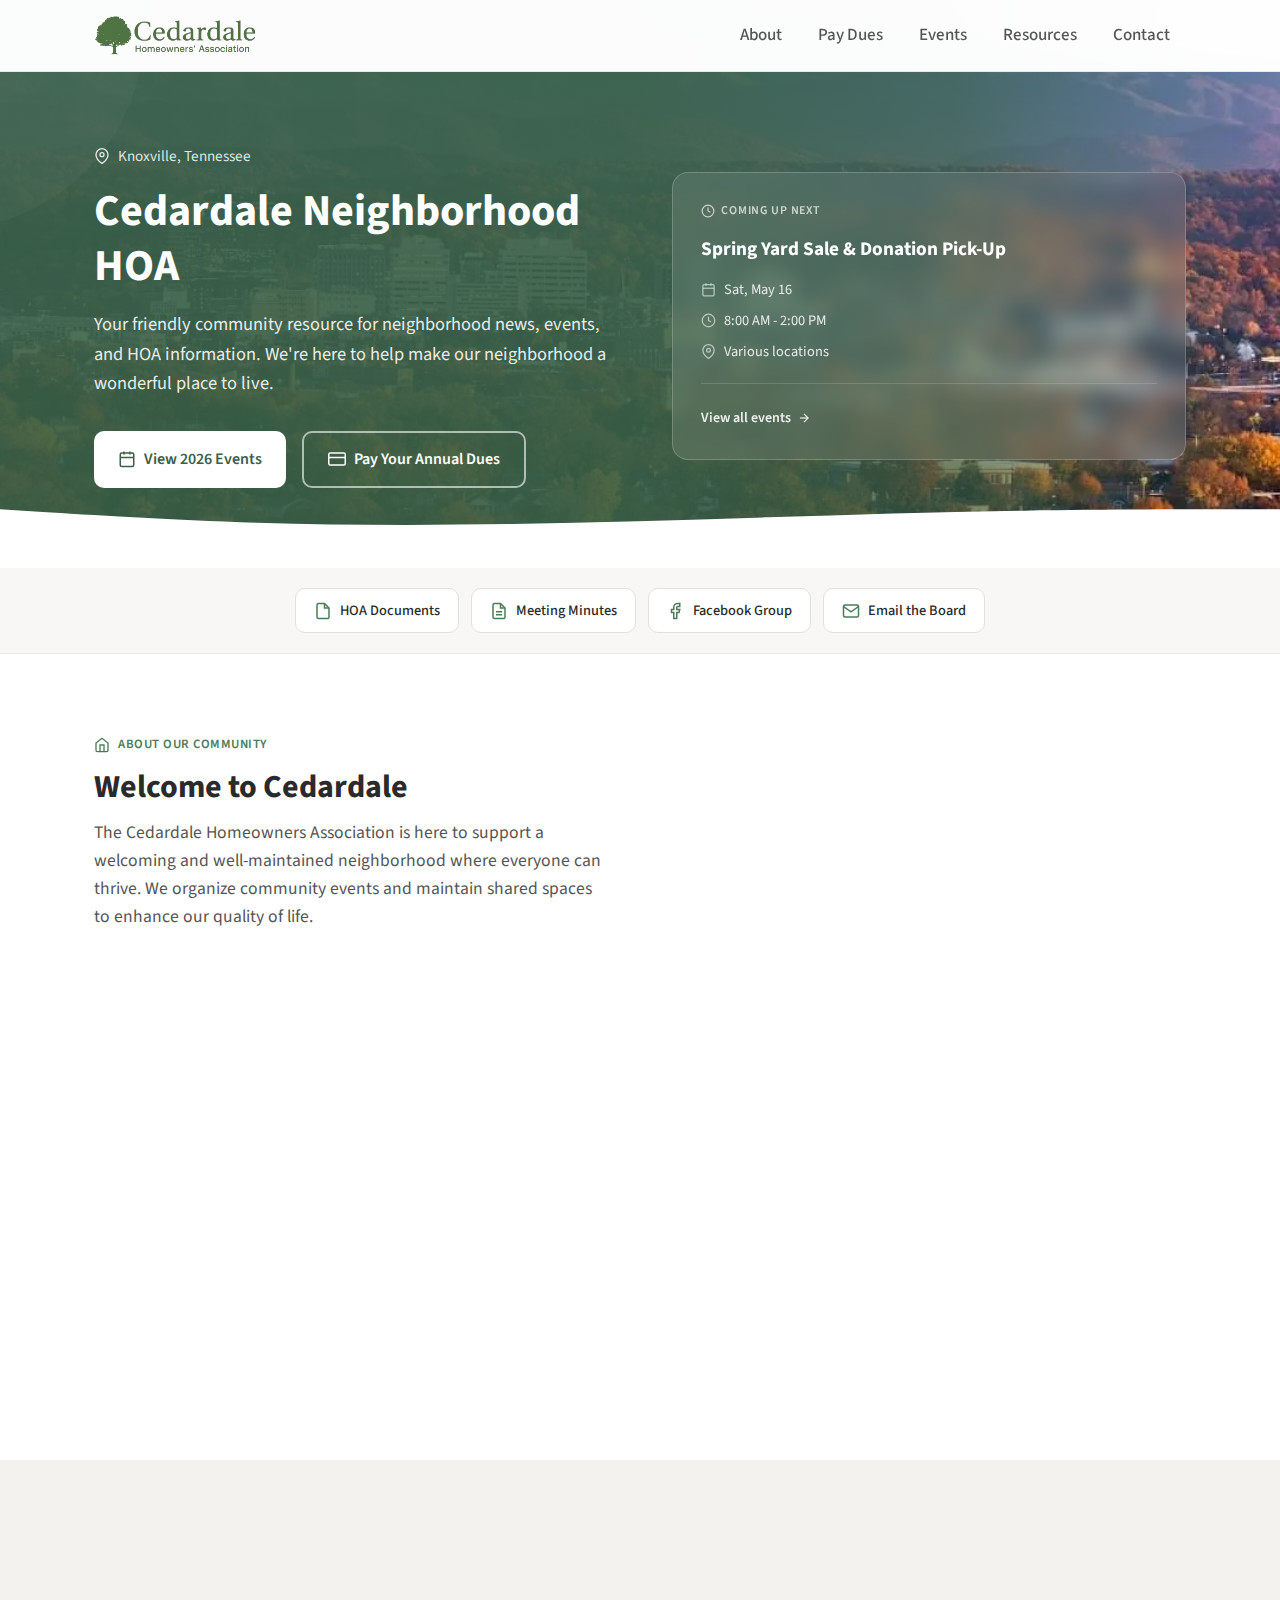
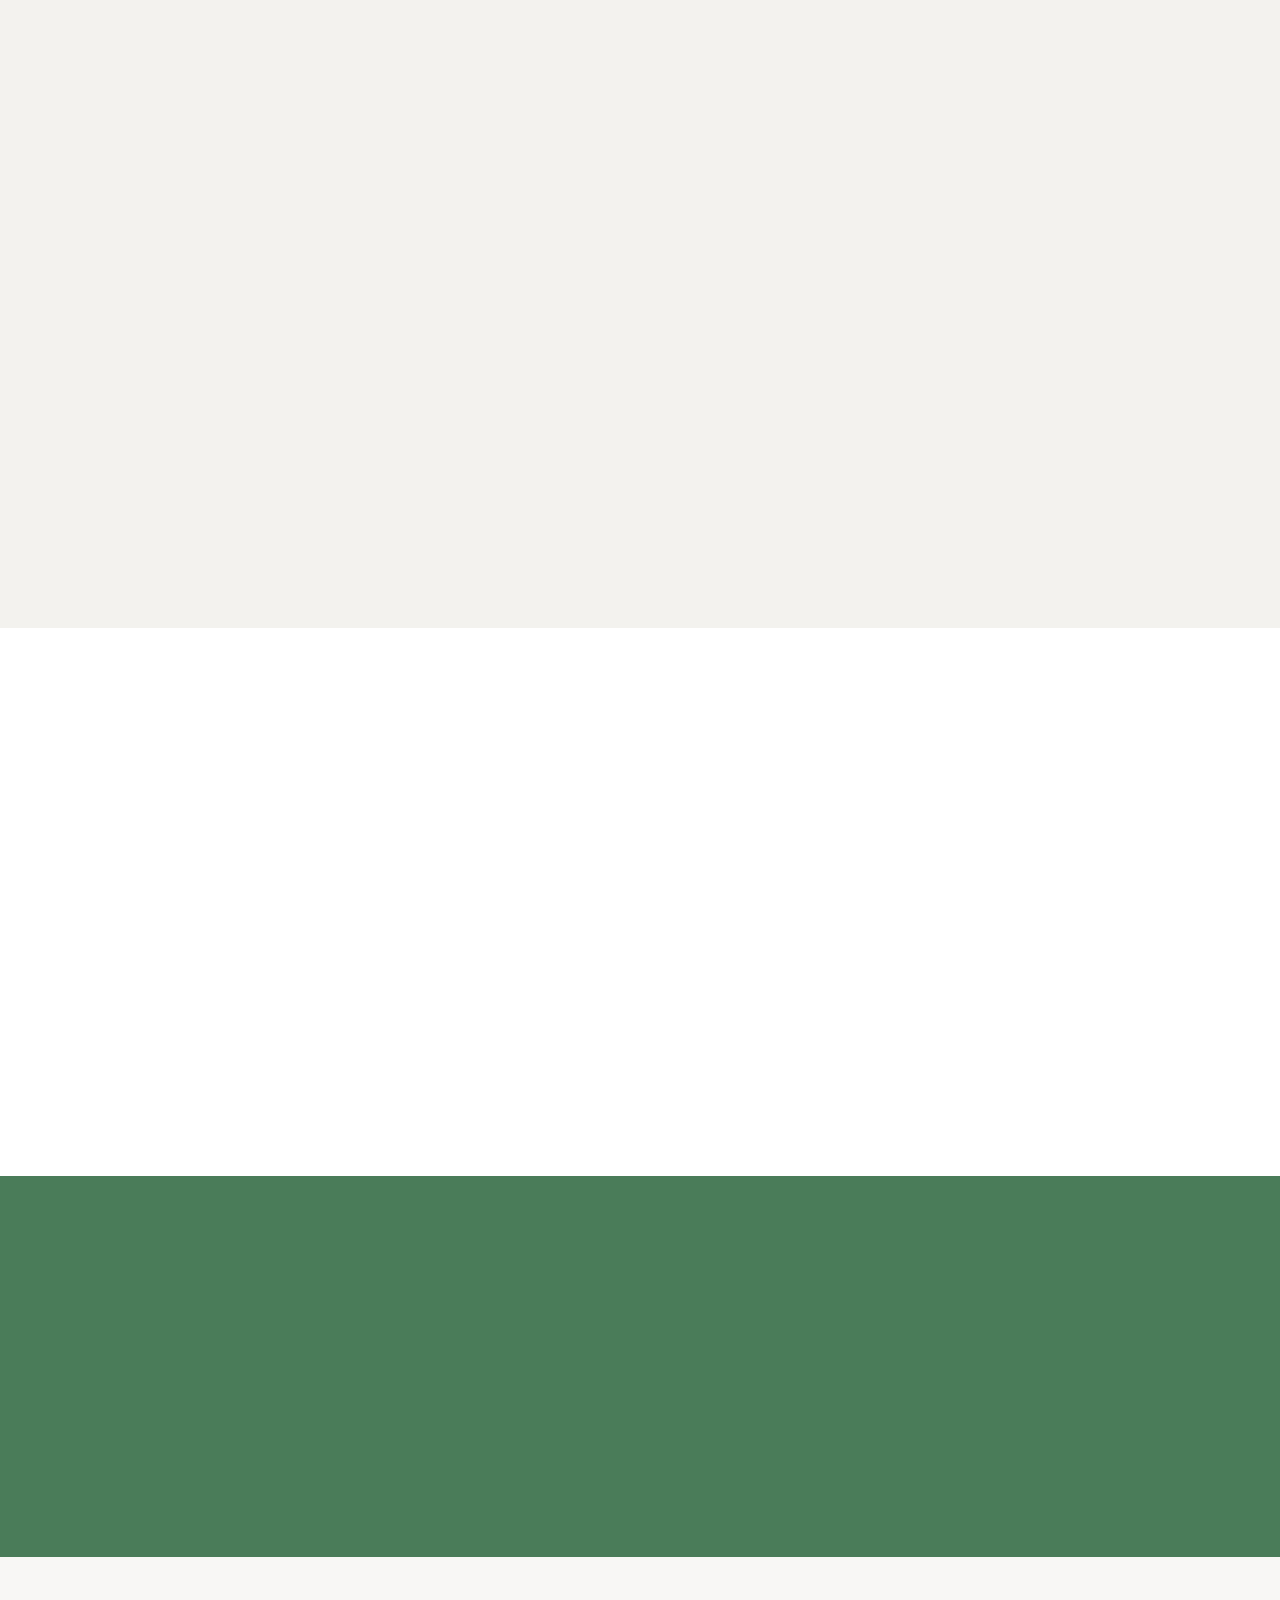
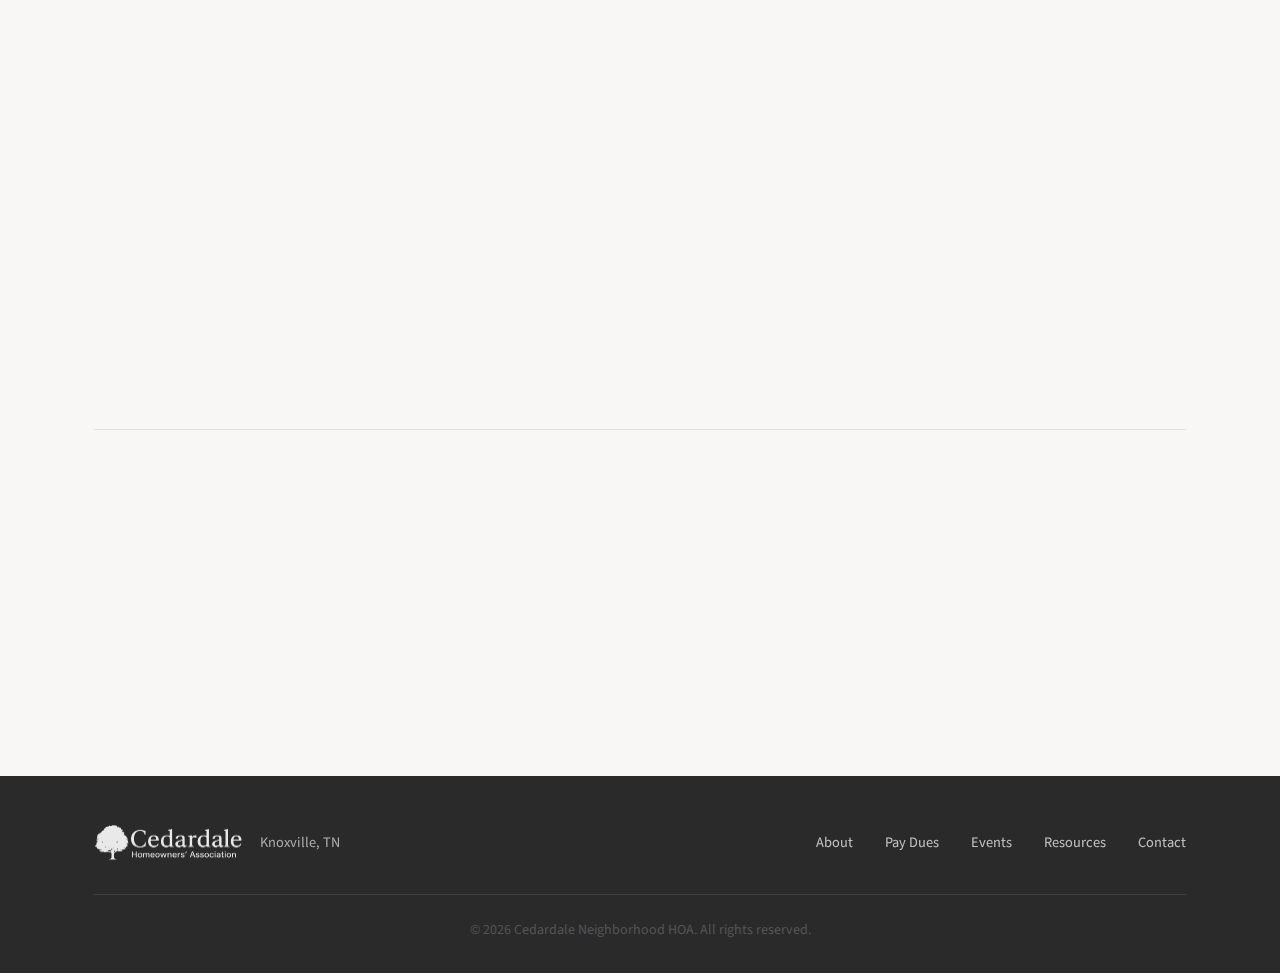
<file: index-v2.html>
<!DOCTYPE html>
<html lang="en">

<head>
  <meta charset="UTF-8" />
  <meta name="viewport" content="width=device-width, initial-scale=1.0" />
  <meta name="description" content="Cedardale Neighborhood Homeowners' Association in Knoxville, TN. Stay updated with community events, resources, and HOA documents." />
  <title>Cedardale Neighborhood HOA - Knoxville, TN</title>

  <link rel="icon" href="images/favicon.ico" type="image/x-icon">

  <!--Google fonts -->
  <link rel="preconnect" href="https://fonts.googleapis.com" crossorigin />
  <link rel="preconnect" href="https://fonts.gstatic.com" crossorigin />
  <link href="https://fonts.googleapis.com/css2?family=Source+Sans+3:wght@400;500;600;700&display=swap" rel="stylesheet" />

  <!-- Preloads -->
  <link rel="preload" as="image" href="images/cedardale-logo.webp" type="image/webp">

  <!-- Misc preconnects -->
  <link rel="preconnect" href="https://www.statcounter.com" crossorigin>

  <style>
    /* Reset & Base */
    *, *::before, *::after {
      box-sizing: border-box;
      margin: 0;
      padding: 0;
    }

    :root {
      /* Balanced green palette - vibrant but not overwhelming */
      --green: #4a7c59;
      --green-dark: #3a6147;
      --green-light: #edf4ef;
      --green-accent: #5d9a6d;

      /* Warm neutrals */
      --cream: #f8f7f5;
      --sand: #f3f2ee;
      --text: #2a2a2a;
      --text-secondary: #555;
      --text-muted: #777;
      --white: #ffffff;
      --border: #e2e0dc;
      --border-light: #eceae6;

      /* Shadows */
      --shadow-sm: 0 1px 3px rgba(0,0,0,0.06);
      --shadow: 0 4px 12px rgba(0,0,0,0.08);
      --shadow-lg: 0 8px 24px rgba(0,0,0,0.12);

      --radius: 10px;
      --radius-lg: 16px;
    }

    html {
      scroll-behavior: smooth;
    }

    body {
      font-family: 'Source Sans 3', -apple-system, BlinkMacSystemFont, sans-serif;
      font-size: 17px;
      line-height: 1.6;
      color: var(--text);
      background: var(--white);
    }

    img {
      max-width: 100%;
      height: auto;
      display: block;
    }

    a {
      color: inherit;
      text-decoration: none;
    }

    .container {
      width: 100%;
      max-width: 1140px;
      margin: 0 auto;
      padding: 0 1.5rem;
    }

    /* Typography */
    h1, h2, h3, h4 {
      font-weight: 700;
      line-height: 1.25;
      color: var(--text);
    }

    h1 { font-size: clamp(2rem, 5vw, 2.75rem); }
    h2 { font-size: clamp(1.5rem, 3.5vw, 2rem); }
    h3 { font-size: 1.25rem; }
    h4 { font-size: 1.1rem; }

    p {
      color: var(--text-secondary);
    }

    /* Section Layout */
    .section-header {
      margin-bottom: 2.5rem;
    }

    .section-header.centered {
      text-align: center;
      max-width: 600px;
      margin-left: auto;
      margin-right: auto;
    }

    .section-header h2 {
      margin-bottom: 0.75rem;
    }

    .section-header p {
      font-size: 1.1rem;
    }

    .section-label {
      display: inline-flex;
      align-items: center;
      gap: 0.5rem;
      font-size: 0.8rem;
      font-weight: 600;
      letter-spacing: 0.04em;
      text-transform: uppercase;
      color: var(--green);
      margin-bottom: 0.75rem;
    }

    .section-label svg {
      width: 16px;
      height: 16px;
    }

    /* Scroll animations */
    .animate-on-scroll {
      opacity: 0;
      transform: translateY(16px);
      transition: opacity 0.45s ease-out, transform 0.45s ease-out;
      transition-delay: var(--anim-delay, 0ms);
    }

    .animate-on-scroll.visible {
      opacity: 1;
      transform: none;
    }

    /* Buttons */
    .btn {
      display: inline-flex;
      align-items: center;
      justify-content: center;
      gap: 0.5rem;
      padding: 0.875rem 1.5rem;
      font-size: 1rem;
      font-weight: 600;
      border-radius: var(--radius);
      border: none;
      cursor: pointer;
      transition: all 0.2s ease;
      text-decoration: none;
    }

    .btn svg {
      width: 18px;
      height: 18px;
      flex-shrink: 0;
    }

    .btn-primary {
      background: var(--green);
      color: var(--white);
    }

    .btn-primary:hover {
      background: var(--green-dark);
      transform: translateY(-1px);
      box-shadow: var(--shadow);
    }

    .btn-secondary {
      background: var(--white);
      color: var(--text);
      border: 1.5px solid var(--border);
    }

    .btn-secondary:hover {
      border-color: var(--green);
      background: var(--green-light);
    }

    .btn-white {
      background: var(--white);
      color: var(--green-dark);
    }

    .btn-white:hover {
      background: var(--green-light);
    }

    .btn-outline-white {
      background: transparent;
      color: var(--white);
      border: 2px solid rgba(255,255,255,0.6);
    }

    .btn-outline-white:hover {
      background: rgba(255,255,255,0.1);
      border-color: var(--white);
    }

    /* Header */
    header {
      position: fixed;
      top: 0;
      left: 0;
      right: 0;
      background: rgba(255,255,255,0.98);
      backdrop-filter: blur(8px);
      z-index: 1000;
      border-bottom: 1px solid var(--border-light);
    }

    .header-inner {
      display: flex;
      align-items: center;
      justify-content: space-between;
      padding: 0.875rem 0;
    }

    .logo img {
      height: 42px;
      width: auto;
    }

    nav {
      display: flex;
      align-items: center;
      gap: 0.25rem;
    }

    nav a {
      font-weight: 500;
      color: var(--text-secondary);
      padding: 0.5rem 1rem;
      border-radius: var(--radius);
      transition: all 0.2s;
    }

    nav a:hover {
      color: var(--green);
      background: var(--green-light);
    }

    .hamburger {
      display: none;
      background: none;
      border: none;
      cursor: pointer;
      padding: 0.5rem;
      color: var(--text);
    }

    @media (max-width: 768px) {
      nav { display: none; }
      .hamburger { display: block; }
    }

    /* Mobile Menu */
    .mobile-menu {
      position: fixed;
      top: 0;
      right: -100%;
      width: 300px;
      height: 100vh;
      background: var(--white);
      z-index: 1001;
      padding: 1.5rem;
      transition: right 0.3s ease;
      box-shadow: var(--shadow-lg);
    }

    .mobile-menu.open {
      right: 0;
    }

    .mobile-menu-header {
      display: flex;
      justify-content: space-between;
      align-items: center;
      margin-bottom: 2rem;
      padding-bottom: 1rem;
      border-bottom: 1px solid var(--border-light);
    }

    .mobile-menu-header span {
      font-weight: 600;
      color: var(--text-muted);
      font-size: 0.85rem;
      text-transform: uppercase;
      letter-spacing: 0.05em;
    }

    .mobile-menu-close {
      background: none;
      border: none;
      cursor: pointer;
      padding: 0.5rem;
      color: var(--text);
    }

    .mobile-menu-links {
      display: flex;
      flex-direction: column;
      gap: 0.25rem;
    }

    .mobile-menu-links a {
      font-size: 1.1rem;
      font-weight: 500;
      padding: 0.875rem 1rem;
      border-radius: var(--radius);
      color: var(--text-secondary);
    }

    .mobile-menu-links a:hover {
      background: var(--green-light);
      color: var(--green);
    }

    .overlay {
      position: fixed;
      inset: 0;
      background: rgba(0,0,0,0.4);
      z-index: 1000;
      opacity: 0;
      visibility: hidden;
      transition: all 0.3s;
    }

    .overlay.visible {
      opacity: 1;
      visibility: visible;
    }

    /* Hero */
    .hero {
        background-color: rgba(58, 97, 71);
    padding: 9rem 1.5rem 5rem;
      position: relative;
      color: var(--white);
      overflow: hidden;
    }

    @media (min-width: 901px) { .hero {
        background-image: url('images/downtown-knoxville.webp');
        background-size: cover;
        background-position: center;
    } }

    @media (min-width: 901px) { .hero::before {
    content: "";
      background-image: linear-gradient(to right, rgba(58, 97, 71, 0.9) 50%, rgba(58, 97, 71, 0.7) 75%, transparent);
      position: absolute;
      left: 0;
      bottom: 0;
      right: 0;
      top: 0;
    } }

    .hero::after {
      content: '';
      position: absolute;
      top: -30%;
      left: -20%;
      width: 400px;
      height: 400px;
      background: rgba(255,255,255,0.03);
      border-radius: 50%;
    }

    .hero-grid {
      display: grid;
      grid-template-columns: 1fr 1fr;
      gap: 4rem;
      align-items: center;
      position: relative;
      z-index: 1;
    }

    @media (max-width: 900px) {
      .hero-grid {
        grid-template-columns: 1fr;
        gap: 2.5rem;
        text-align: center;
      }
      .hero-buttons {
        justify-content: center;
      }
    }

    .hero-location {
      display: inline-flex;
      align-items: center;
      gap: 0.5rem;
      color: rgba(255,255,255,0.85);
      font-size: 0.95rem;
      margin-bottom: 1rem;
    }

    .hero-location svg {
      width: 16px;
      height: 16px;
    }

    .hero h1 {
      color: var(--white);
      margin-bottom: 1rem;
    }

    .hero-description {
      font-size: 1.15rem;
      color: rgba(255,255,255,0.9);
      margin-bottom: 2rem;
      line-height: 1.6;
    }

    .hero-buttons {
      display: flex;
      gap: 1rem;
      flex-wrap: wrap;
    }

    .hero-image {
      border-radius: var(--radius-lg);
      overflow: hidden;
      box-shadow: var(--shadow-lg);
    }

    @media (max-width: 900px) {
      .hero-image {
        max-width: 500px;
        margin: 0 auto;
      }
    }

    /* Hero next-event card */
    .hero-card {
      background: rgba(255,255,255,0.1);
      backdrop-filter: blur(10px);
      -webkit-backdrop-filter: blur(10px);
      border: 1px solid rgba(255,255,255,0.2);
      border-radius: var(--radius-lg);
      padding: 1.75rem;
      color: var(--white);
      align-self: center;
      opacity: 0;
      transition: opacity 0.65s ease;
    }

    .hero-card.loaded {
      opacity: 1;
    }

    .hero-card-label {
      font-size: 0.75rem;
      font-weight: 600;
      letter-spacing: 0.06em;
      text-transform: uppercase;
      color: rgba(255,255,255,0.7);
      margin-bottom: 1rem;
      display: flex;
      align-items: center;
      gap: 0.4rem;
    }

    .hero-card-label svg {
      width: 14px;
      height: 14px;
    }

    .hero-card-title {
      font-size: 1.2rem;
      font-weight: 700;
      color: var(--white);
      margin-bottom: 1rem;
      line-height: 1.3;
    }

    .hero-card-meta {
      display: flex;
      flex-direction: column;
      gap: 0.5rem;
    }

    .hero-card-meta-row {
      display: flex;
      align-items: center;
      gap: 0.5rem;
      font-size: 0.9rem;
      color: rgba(255,255,255,0.85);
    }

    .hero-card-meta-row svg {
      width: 15px;
      height: 15px;
      flex-shrink: 0;
      opacity: 0.7;
    }

    .hero-card-divider {
      border: none;
      border-top: 1px solid rgba(255,255,255,0.15);
      margin: 1.25rem 0;
    }

    .hero-card-link {
      font-size: 0.875rem;
      font-weight: 600;
      color: rgba(255,255,255,0.9);
      display: inline-flex;
      align-items: center;
      gap: 0.375rem;
    }

    .hero-card-link svg {
      width: 14px;
      height: 14px;
    }

    .hero-card-link:hover {
      color: var(--white);
    }

    @media (max-width: 900px) {
      .hero-card {
        display: none;
      }
    }

    /* Quick Links */
    .quick-links {
      background: var(--cream);
      padding: 1.25rem 0;
      border-bottom: 1px solid var(--border-light);
    }

    .quick-links-inner {
      display: flex;
      justify-content: center;
      flex-wrap: wrap;
      gap: 0.75rem;
    }

    .quick-link {
      display: flex;
      align-items: center;
      gap: 0.5rem;
      padding: 0.625rem 1.125rem;
      background: var(--white);
      border: 1px solid var(--border);
      border-radius: var(--radius);
      font-weight: 500;
      font-size: 0.9rem;
      color: var(--text);
      transition: all 0.2s;
    }

    .quick-link:hover {
      border-color: var(--green);
      color: var(--green);
    }

    .quick-link svg {
      width: 18px;
      height: 18px;
      color: var(--green);
    }

    /* Sections */
    section {
      padding: 5rem 0;
    }

    /* About */
    #about {
      background: var(--white);
    }

    .about-grid {
      display: grid;
      grid-template-columns: 1fr 1fr;
      gap: 4rem;
      align-items: center;
    }

    @media (max-width: 768px) {
      .about-grid {
        grid-template-columns: 1fr;
        gap: 2.5rem;
      }
    }

    .about-image {
      border-radius: var(--radius-lg);
      overflow: hidden;
      box-shadow: var(--shadow);
    }

    .about-list {
      margin-top: 2rem;
      display: flex;
      flex-direction: column;
      gap: 1rem;
    }

    .about-item {
      display: flex;
      align-items: flex-start;
      gap: 1rem;
      padding: 1.25rem;
      background: var(--green-light);
      border-radius: var(--radius);
    }

    .about-item-icon {
      width: 44px;
      height: 44px;
      background: var(--white);
      border-radius: var(--radius);
      display: flex;
      align-items: center;
      justify-content: center;
      flex-shrink: 0;
      box-shadow: var(--shadow-sm);
    }

    .about-item-icon svg {
      width: 22px;
      height: 22px;
      color: var(--green);
    }

    .about-item-text strong {
      display: block;
      margin-bottom: 0.25rem;
      color: var(--text);
    }

    .about-item-text span {
      font-size: 0.9rem;
      color: var(--text-muted);
    }

    /* Dues Section */
    #dues {
      background: var(--sand);
    }

    .dues-grid {
      display: grid;
      grid-template-columns: 1fr 1.3fr;
      gap: 3rem;
      align-items: start;
    }

    @media (max-width: 800px) {
      .dues-grid {
        grid-template-columns: 1fr;
        gap: 2rem;
      }
    }

    .dues-card {
      background: var(--white);
      border-radius: var(--radius-lg);
      padding: 2rem;
      box-shadow: var(--shadow);
    }

    .dues-amount {
      text-align: center;
      padding: 1.5rem;
      background: var(--green);
      border-radius: var(--radius);
      margin-bottom: 1.5rem;
      color: var(--white);
    }

    .dues-amount small {
      font-size: 0.8rem;
      font-style: italic;
      opacity: 0.9;
      display: block;
      margin-bottom: 0.25rem;
    }

    .dues-amount .price {
      font-size: 2.75rem;
      font-weight: 700;
      line-height: 1;
    }

    .dues-amount .period {
      font-size: 1rem;
      opacity: 0.9;
      margin-top: 0.25rem;
    }

    .dues-info {
      display: flex;
      flex-direction: column;
      gap: 0;
    }

    .dues-info-row {
      display: flex;
      justify-content: space-between;
      padding: 0.875rem 0;
      border-bottom: 1px solid var(--border-light);
      font-size: 0.95rem;
    }

    .dues-info-row:last-child {
      border-bottom: none;
    }

    .dues-info-label {
      color: var(--text-muted);
    }

    .dues-info-value {
      font-weight: 600;
      color: var(--text);
    }

    .dues-info-value a {
      color: var(--green);
    }

    .dues-info-value a:hover {
      text-decoration: underline;
    }

    .payment-section h3 {
      margin-bottom: 1.25rem;
    }

    .payment-option {
      background: var(--white);
      border: 1px solid var(--border);
      border-radius: var(--radius);
      padding: 1.25rem;
      margin-bottom: 1rem;
      transition: border-color 0.2s;
    }

    .payment-option:hover {
      border-color: var(--green);
    }

    .payment-option-header {
      display: flex;
      align-items: center;
      gap: 1rem;
      margin-bottom: 0.75rem;
    }

    .payment-option-icon {
      width: 46px;
      height: 46px;
      background: var(--green-light);
      border-radius: var(--radius);
      display: flex;
      align-items: center;
      justify-content: center;
      flex-shrink: 0;
    }

    .payment-option-icon svg {
      width: 24px;
      height: 24px;
      color: var(--green);
    }

    .payment-option-title {
      font-weight: 600;
      color: var(--text);
    }

    .payment-option-subtitle {
      font-size: 0.85rem;
      color: var(--text-muted);
    }

    .payment-option-details {
      background: var(--cream);
      border-radius: var(--radius);
      padding: 1rem;
      font-size: 0.9rem;
    }

    .payment-option-details p {
      margin: 0;
      color: var(--text-secondary);
    }

    .payment-option-details p + p {
      margin-top: 0.5rem;
    }

    .payment-option-details strong {
      color: var(--text);
    }

    /* Events */
    #events {
      background: var(--white);
    }

    .events-grid {
      display: grid;
      grid-template-columns: repeat(auto-fill, minmax(320px, 1fr));
      gap: 1.25rem;
    }

    .event-card {
      background: var(--white);
      border: 1px solid var(--border);
      border-radius: var(--radius);
      cursor: pointer;
      overflow: hidden;
      transition: all 0.2s ease;
    }

    .event-card:hover {
      box-shadow: var(--shadow);
      border-color: var(--green);
    }

    .event-card-inner {
      display: flex;
      height: 100%;
    }

    .event-date {
      background: var(--green);
      color: var(--white);
      padding: 1rem 1.25rem;
      text-align: center;
      min-width: 72px;
      display: flex;
      flex-direction: column;
      justify-content: center;
    }

    .event-date .month {
      font-size: 0.7rem;
      font-weight: 600;
      text-transform: uppercase;
      letter-spacing: 0.05em;
      opacity: 0.9;
    }

    .event-date .day {
      font-size: 1.75rem;
      font-weight: 700;
      line-height: 1.1;
    }

    .event-content {
      padding: 1rem 1.25rem;
      flex: 1;
    }

    .event-content h4 {
      margin-bottom: 0.5rem;
      font-size: 1rem;
    }

    .event-meta {
      display: flex;
      align-items: center;
      gap: 1rem;
      font-size: 0.875rem;
      color: var(--text-muted);
    }

    .event-time {
      display: flex;
      align-items: center;
      gap: 0.375rem;
    }

    .event-time svg {
      width: 14px;
      height: 14px;
    }

    .event-badge {
      font-size: 0.7rem;
      font-weight: 600;
      text-transform: uppercase;
      letter-spacing: 0.03em;
      padding: 0.25rem 0.5rem;
      border-radius: 4px;
      margin-left: auto;
    }

    .event-badge.upcoming {
      background: var(--green-light);
      color: var(--green);
    }

    .event-badge.past {
      background: #f3f4f6;
      color: var(--text-muted);
    }

    .event-badge.tentative {
      background: #fef3c7;
      color: #b45309;
    }

    /* Modal */
    .modal {
      position: fixed;
      inset: 0;
      background: rgba(0,0,0,0.6);
      z-index: 2000;
      opacity: 0;
      visibility: hidden;
      transition: all 0.3s;
      display: flex;
      align-items: center;
      justify-content: center;
      padding: 2rem 1rem;
    }

    .modal.open {
      opacity: 1;
      visibility: visible;
    }

    .modal-content {
      background: var(--white);
      border-radius: var(--radius-lg);
      max-width: 500px;
      width: 100%;
      max-height: 90vh;
      overflow-y: auto;
      box-shadow: var(--shadow-lg);
      margin: 1rem;
    }

    .modal-header {
      padding: 2rem 1.5rem 1rem;
      border-bottom: 1px solid var(--border-light);
      display: flex;
      justify-content: space-between;
      align-items: center;
    }

    .modal-header h3 {
      margin: 0;
      font-size: 1.25rem;
    }

    .modal-close {
      background: none;
      border: none;
      cursor: pointer;
      padding: 0.5rem;
      color: var(--text-muted);
      flex-shrink: 0;
    }

    .modal-body {
      padding: 1.5rem;
    }

    .modal-body p {
      margin-bottom: 1rem;
      line-height: 1.6;
    }

    .modal-body p:last-child {
      margin-bottom: 0;
    }

    .modal-body strong {
      color: var(--text);
    }

    /* Newsletter */
    #newsletter {
      background: var(--green);
      color: var(--white);
      text-align: center;
    }

    .newsletter-content {
      max-width: 550px;
      margin: 0 auto;
    }

    .newsletter-content .section-label {
      color: rgba(255,255,255,0.8);
      justify-content: center;
    }

    .newsletter-content h2 {
      color: var(--white);
      margin-bottom: 0.75rem;
    }

    .newsletter-content p {
      color: rgba(255,255,255,0.9);
      margin-bottom: 1.75rem;
    }

    /* Resources + Contact (merged) */
    #resources {
      background: var(--cream);
    }

    .resources-grid {
      display: grid;
      grid-template-columns: repeat(auto-fit, minmax(300px, 1fr));
      gap: 1.25rem;
    }

    .resource-card {
      background: var(--white);
      border: 1px solid var(--border);
      border-radius: var(--radius);
      padding: 1.5rem;
      display: flex;
      align-items: flex-start;
      gap: 1rem;
      transition: all 0.2s ease;
    }

    .resource-card:hover {
      border-color: var(--green);
      box-shadow: var(--shadow);
    }

    .resource-icon {
      width: 52px;
      height: 52px;
      background: var(--green-light);
      border-radius: var(--radius);
      display: flex;
      align-items: center;
      justify-content: center;
      flex-shrink: 0;
    }

    .resource-icon svg {
      width: 26px;
      height: 26px;
      color: var(--green);
    }

    .resource-info h4 {
      margin-bottom: 0.25rem;
    }

    .resource-info p {
      font-size: 0.9rem;
      color: var(--text-muted);
      margin-bottom: 0.75rem;
    }

    .resource-link {
      font-size: 0.9rem;
      font-weight: 600;
      color: var(--green);
      display: inline-flex;
      align-items: center;
      gap: 0.375rem;
    }

    .resource-link svg {
      width: 14px;
      height: 14px;
    }

    .resource-link:hover {
      text-decoration: underline;
    }

    /* Contact subsection (inside #resources) */
    .contact-subsection {
      margin-top: 3.5rem;
      padding-top: 2.75rem;
      border-top: 1px solid var(--border);
    }

    .contact-subsection-header {
      margin-bottom: 1.75rem;
    }

    .contact-subsection-header h3 {
      font-size: 1.4rem;
      margin-bottom: 0.35rem;
    }

    .contact-subsection-header p {
      font-size: 1rem;
    }

    .contact-grid {
      display: grid;
      grid-template-columns: repeat(auto-fit, minmax(240px, 1fr));
      gap: 1.25rem;
    }

    @media (max-width: 650px) {
      .contact-grid {
        grid-template-columns: 1fr;
      }
    }

    .contact-card {
      background: var(--white);
      border: 1px solid var(--border);
      border-radius: var(--radius);
      padding: 1.5rem;
      display: flex;
      align-items: flex-start;
      gap: 1rem;
      transition: all 0.2s ease;
    }

    .contact-card:hover {
      border-color: var(--green);
      box-shadow: var(--shadow);
    }

    .contact-card-icon {
      width: 46px;
      height: 46px;
      background: var(--green-light);
      border-radius: var(--radius);
      display: flex;
      align-items: center;
      justify-content: center;
      flex-shrink: 0;
    }

    .contact-card-icon svg {
      width: 22px;
      height: 22px;
      color: var(--green);
    }

    .contact-card-body h4 {
      margin-bottom: 0.25rem;
    }

    .contact-card-body p {
      font-size: 0.9rem;
      color: var(--text-muted);
      margin-bottom: 0.5rem;
    }

    .contact-card-body a {
      font-size: 0.9rem;
      font-weight: 600;
      color: var(--green);
    }

    .contact-card-body a:hover {
      text-decoration: underline;
    }

    /* Footer */
    footer {
      background: var(--text);
      color: var(--white);
      padding: 3rem 0 2rem;
    }

    .footer-inner {
      display: flex;
      justify-content: space-between;
      align-items: center;
      flex-wrap: wrap;
      gap: 1.5rem;
    }

    .footer-brand {
      display: flex;
      align-items: center;
      gap: 1rem;
    }

    .footer-brand img {
      height: 38px;
      filter: brightness(0) invert(1);
      opacity: 0.9;
    }

    .footer-brand span {
      font-size: 0.9rem;
      opacity: 0.6;
    }

    .footer-links {
      display: flex;
      gap: 2rem;
      flex-wrap: wrap;
    }

    .footer-links a {
      font-size: 0.9rem;
      opacity: 0.7;
      transition: opacity 0.2s;
    }

    .footer-links a:hover {
      opacity: 1;
    }

    .footer-bottom {
      margin-top: 2rem;
      padding-top: 1.5rem;
      border-top: 1px solid rgba(255,255,255,0.1);
      text-align: center;
      font-size: 0.875rem;
    }
  </style>
</head>

<body>
  <!-- Header -->
  <header>
    <div class="container">
      <div class="header-inner">
        <a href="/" class="logo" aria-label="Cedardale HOA Home">
          <picture>
            <source srcset="images/cedardale-logo.webp" type="image/webp">
            <img src="images/cedardale-logo.png" alt="Cedardale Neighborhood HOA" width="168" height="43" decoding="async">
          </picture>
        </a>
        <nav aria-label="Main navigation">
          <a href="#about">About</a>
          <a href="#dues">Pay Dues</a>
          <a href="#events">Events</a>
          <a href="#resources">Resources</a>
          <a href="#contact">Contact</a>
        </nav>
        <button class="hamburger" onclick="openMenu()" aria-label="Open navigation menu">
          <svg width="26" height="26" viewBox="0 0 24 24" fill="none" stroke="currentColor" stroke-width="2">
            <path d="M3 12h18M3 6h18M3 18h18"/>
          </svg>
        </button>
      </div>
    </div>
  </header>

  <!-- Mobile Menu -->
  <div class="mobile-menu" id="mobileMenu" role="dialog" aria-label="Navigation menu">
    <div class="mobile-menu-header">
      <span>Menu</span>
      <button class="mobile-menu-close" onclick="closeMenu()" aria-label="Close navigation menu">
        <svg width="26" height="26" viewBox="0 0 24 24" fill="none" stroke="currentColor" stroke-width="2">
          <path d="M18 6L6 18M6 6l12 12"/>
        </svg>
      </button>
    </div>
    <nav class="mobile-menu-links" aria-label="Mobile navigation">
      <a href="#about" onclick="closeMenu()">About Us</a>
      <a href="#dues" onclick="closeMenu()">Pay Dues</a>
      <a href="#events" onclick="closeMenu()">Events Calendar</a>
      <a href="#resources" onclick="closeMenu()">Documents & Resources</a>
      <a href="#contact" onclick="closeMenu()">Contact the Board</a>
    </nav>
  </div>
  <div class="overlay" id="overlay" onclick="closeMenu()"></div>

  <!-- Hero -->
  <section class="hero">
    <div class="container">
      <div class="hero-grid">
        <div class="hero-content">
          <div class="hero-location">
            <svg viewBox="0 0 24 24" fill="none" stroke="currentColor" stroke-width="2">
              <path d="M21 10c0 7-9 13-9 13s-9-6-9-13a9 9 0 0 1 18 0z"/>
              <circle cx="12" cy="10" r="3"/>
            </svg>
            Knoxville, Tennessee
          </div>
          <h1>Cedardale Neighborhood HOA</h1>
          <p class="hero-description">Your friendly community resource for neighborhood news, events, and HOA information. We're here to help make our neighborhood a wonderful place to live.</p>
          <div class="hero-buttons">
            <a href="#events" class="btn btn-white">
              <svg viewBox="0 0 24 24" fill="none" stroke="currentColor" stroke-width="2">
                <rect x="3" y="4" width="18" height="18" rx="2" ry="2"/>
                <line x1="16" y1="2" x2="16" y2="6"/>
                <line x1="8" y1="2" x2="8" y2="6"/>
                <line x1="3" y1="10" x2="21" y2="10"/>
              </svg>
              View 2026 Events
            </a>
            <a href="#dues" class="btn btn-outline-white">
              <svg viewBox="0 0 24 24" fill="none" stroke="currentColor" stroke-width="2">
                <rect x="1" y="4" width="22" height="16" rx="2" ry="2"/>
                <line x1="1" y1="10" x2="23" y2="10"/>
              </svg>
              Pay Your Annual Dues
            </a>

          </div>
        </div>
        <div class="hero-card" id="hero-next-event">
          <div class="hero-card-label">
            <svg viewBox="0 0 24 24" fill="none" stroke="currentColor" stroke-width="2">
              <circle cx="12" cy="12" r="10"/>
              <polyline points="12 6 12 12 16 14"/>
            </svg>
            Coming Up Next
          </div>
          <div class="hero-card-title" id="hero-event-title"></div>
          <div class="hero-card-meta">
            <div class="hero-card-meta-row">
              <svg viewBox="0 0 24 24" fill="none" stroke="currentColor" stroke-width="2">
                <rect x="3" y="4" width="18" height="18" rx="2" ry="2"/>
                <line x1="16" y1="2" x2="16" y2="6"/>
                <line x1="8" y1="2" x2="8" y2="6"/>
                <line x1="3" y1="10" x2="21" y2="10"/>
              </svg>
              <span id="hero-event-date"></span>
            </div>
            <div class="hero-card-meta-row">
              <svg viewBox="0 0 24 24" fill="none" stroke="currentColor" stroke-width="2">
                <circle cx="12" cy="12" r="10"/>
                <polyline points="12 6 12 12 16 14"/>
              </svg>
              <span id="hero-event-time"></span>
            </div>
            <div class="hero-card-meta-row">
              <svg viewBox="0 0 24 24" fill="none" stroke="currentColor" stroke-width="2">
                <path d="M21 10c0 7-9 13-9 13s-9-6-9-13a9 9 0 0 1 18 0z"/>
                <circle cx="12" cy="10" r="3"/>
              </svg>
              <span id="hero-event-location"></span>
            </div>
          </div>
          <hr class="hero-card-divider">
          <a href="#events" class="hero-card-link">
            View all events
            <svg viewBox="0 0 24 24" fill="none" stroke="currentColor" stroke-width="2">
              <line x1="5" y1="12" x2="19" y2="12"/>
              <polyline points="12 5 19 12 12 19"/>
            </svg>
          </a>
        </div>
      </div>
    </div>
    <svg xmlns="http://www.w3.org/2000/svg" viewBox="0 0 1440 300" preserveAspectRatio="none" style="position: absolute; bottom: 0; left: 0; width: 100%; height: 80px;">
      <path fill="#fff" fill-opacity="1" d="M0,80L48,90C96,100,192,120,288,130C384,140,480,140,576,135C672,130,768,120,864,110C960,100,1056,90,1152,85C1248,80,1344,80,1392,80L1440,80L1440,300L1392,300C1344,300,1248,300,1152,300C1056,300,960,300,864,300C768,300,672,300,576,300C480,300,384,300,288,300C192,300,96,300,48,300L0,300Z"></path>
    </svg>
  </section>

  <!-- Quick Links -->
  <div class="quick-links">
    <div class="container">
      <div class="quick-links-inner">
        <a href="https://drive.google.com/drive/folders/1IsF9oFqw8tBmtP2yyxM6UI-R2-z4XSR-?usp=sharing" target="_blank" rel="noopener" class="quick-link">
          <svg viewBox="0 0 24 24" fill="none" stroke="currentColor" stroke-width="2">
            <path d="M14 2H6a2 2 0 0 0-2 2v16a2 2 0 0 0 2 2h12a2 2 0 0 0 2-2V8z"/>
            <polyline points="14 2 14 8 20 8"/>
          </svg>
          HOA Documents
        </a>
        <a href="https://drive.google.com/drive/folders/1v-zi6AaeOhzBXzvarMnHoxYMWsll7br6?usp=drive_link" target="_blank" rel="noopener" class="quick-link">
          <svg viewBox="0 0 24 24" fill="none" stroke="currentColor" stroke-width="2">
            <path d="M14 2H6a2 2 0 0 0-2 2v16a2 2 0 0 0 2 2h12a2 2 0 0 0 2-2V8z"/>
            <polyline points="14 2 14 8 20 8"/>
            <line x1="16" y1="13" x2="8" y2="13"/>
            <line x1="16" y1="17" x2="8" y2="17"/>
          </svg>
          Meeting Minutes
        </a>
        <a href="https://www.facebook.com/groups/690748179929570" target="_blank" rel="noopener" class="quick-link">
          <svg viewBox="0 0 24 24" fill="none" stroke="currentColor" stroke-width="2">
            <path d="M17 2h-3a5 5 0 0 0-5 5v3H6v4h3v8h4v-8h3l1-4h-4V7a1 1 0 0 1 1-1h3z"/>
          </svg>
          Facebook Group
        </a>
        <a href="mailto:admin@cedardalehoa.com" class="quick-link">
          <svg viewBox="0 0 24 24" fill="none" stroke="currentColor" stroke-width="2">
            <path d="M4 4h16c1.1 0 2 .9 2 2v12c0 1.1-.9 2-2 2H4c-1.1 0-2-.9-2-2V6c0-1.1.9-2 2-2z"/>
            <polyline points="22,6 12,13 2,6"/>
          </svg>
          Email the Board
        </a>
      </div>
    </div>
  </div>

  <!-- About Section -->
  <section id="about">
    <div class="container">
      <div class="about-grid">
        <div>
          <div class="section-header animate-on-scroll">
            <div class="section-label">
              <svg viewBox="0 0 24 24" fill="none" stroke="currentColor" stroke-width="2">
                <path d="M3 9l9-7 9 7v11a2 2 0 0 1-2 2H5a2 2 0 0 1-2-2z"/>
                <polyline points="9 22 9 12 15 12 15 22"/>
              </svg>
              About Our Community
            </div>
            <h2>Welcome to Cedardale</h2>
            <p>The Cedardale Homeowners Association is here to support a welcoming and well-maintained neighborhood where everyone can thrive. We organize community events and maintain shared spaces to enhance our quality of life.</p>
          </div>

          <div class="about-list">
            <div class="about-item animate-on-scroll" style="--anim-delay: 60ms">
              <div class="about-item-icon">
                <svg viewBox="0 0 24 24" fill="none" stroke="currentColor" stroke-width="2">
                  <rect x="3" y="4" width="18" height="18" rx="2" ry="2"/>
                  <line x1="16" y1="2" x2="16" y2="6"/>
                  <line x1="8" y1="2" x2="8" y2="6"/>
                  <line x1="3" y1="10" x2="21" y2="10"/>
                </svg>
              </div>
              <div class="about-item-text">
                <strong>Quarterly Board Meetings</strong>
                <span>Open to all residents. A great opportunity to connect and share ideas.</span>
              </div>
            </div>
            <div class="about-item animate-on-scroll" style="--anim-delay: 120ms">
              <div class="about-item-icon">
                <svg viewBox="0 0 24 24" fill="none" stroke="currentColor" stroke-width="2">
                  <path d="M17 21v-2a4 4 0 0 0-4-4H5a4 4 0 0 0-4 4v2"/>
                  <circle cx="9" cy="7" r="4"/>
                  <path d="M23 21v-2a4 4 0 0 0-3-3.87"/>
                  <path d="M16 3.13a4 4 0 0 1 0 7.75"/>
                </svg>
              </div>
              <div class="about-item-text">
                <strong>Community Events</strong>
                <span>Yard sales, block parties, and holiday gatherings throughout the year.</span>
              </div>
            </div>
            <div class="about-item animate-on-scroll" style="--anim-delay: 180ms">
              <div class="about-item-icon">
                <svg viewBox="0 0 24 24" fill="none" stroke="currentColor" stroke-width="2">
                  <path d="M14 2H6a2 2 0 0 0-2 2v16a2 2 0 0 0 2 2h12a2 2 0 0 0 2-2V8z"/>
                  <polyline points="14 2 14 8 20 8"/>
                </svg>
              </div>
              <div class="about-item-text">
                <strong>Transparent Records</strong>
                <span>Meeting minutes and HOA documents available online for easy access.</span>
              </div>
            </div>
          </div>
        </div>
        <div class="about-image animate-on-scroll" style="--anim-delay: 100ms">
          <picture>
            <source srcset="images/cedardale-front-banner.webp" type="image/webp">
            <img src="images/cedardale-front-banner.jpg" alt="Cedardale neighborhood entrance" width="500" height="281" loading="lazy" decoding="async">
          </picture>
        </div>
      </div>
    </div>
  </section>

  <!-- Pay Dues Section -->
  <section id="dues">
    <div class="container">
      <div class="section-header animate-on-scroll">
        <div class="section-label">
          <svg viewBox="0 0 24 24" fill="none" stroke="currentColor" stroke-width="2">
            <rect x="1" y="4" width="22" height="16" rx="2" ry="2"/>
            <line x1="1" y1="10" x2="23" y2="10"/>
          </svg>
          Annual Dues Payment
        </div>
        <h2>Pay Your HOA Dues</h2>
        <p>Annual dues help maintain our beautiful common areas and support community activities. Your contribution makes a real difference.</p>
      </div>

      <div class="dues-grid">
        <div class="dues-card animate-on-scroll">
          <div class="dues-amount">
            <div class="price">$42</div>
            <div class="period">per household, per year</div>
            <small>(less than $4 a month)</small>
          </div>
          <div class="dues-info">
            <div class="dues-info-row">
              <span class="dues-info-label">Due Date</span>
              <span class="dues-info-value">March 31, 2026</span>
            </div>
            <div class="dues-info-row">
              <span class="dues-info-label">Billing Period</span>
              <span class="dues-info-value">Jan 1 - Dec 31</span>
            </div>
            <div class="dues-info-row">
              <span class="dues-info-label">Questions?</span>
              <span class="dues-info-value"><a href="mailto:admin@cedardalehoa.com">Contact the Board</a></span>
            </div>
          </div>
        </div>

        <div class="payment-section animate-on-scroll" style="--anim-delay: 80ms">
          <h3>How to Pay</h3>

          <div class="payment-option">
            <div class="payment-option-header">
              <div class="payment-option-icon">
                <svg viewBox="0 0 24 24" fill="none" stroke="currentColor" stroke-width="2">
                  <path d="M12 2v20M17 5H9.5a3.5 3.5 0 0 0 0 7h5a3.5 3.5 0 0 1 0 7H6"/>
                </svg>
              </div>
              <div>
                <div class="payment-option-title">Zelle (Recommended)</div>
                <div class="payment-option-subtitle">Fast and free through your bank</div>
              </div>
            </div>
            <div class="payment-option-details">
              <p><strong>Send to:</strong> admin@cedardalehoa.com</p>
              <p>Include your street address in the memo so we can credit your account.</p>
            </div>
          </div>

          <div class="payment-option">
            <div class="payment-option-header">
              <div class="payment-option-icon">
                <svg viewBox="0 0 24 24" fill="none" stroke="currentColor" stroke-width="2">
                  <rect x="1" y="4" width="22" height="16" rx="2" ry="2"/>
                  <line x1="1" y1="10" x2="23" y2="10"/>
                </svg>
              </div>
              <div>
                <div class="payment-option-title">Check</div>
                <div class="payment-option-subtitle">Mail or hand-deliver</div>
              </div>
            </div>
            <div class="payment-option-details">
              <p><strong>Make check payable to:</strong> Cedardale HOA</p>
              <p>Contact the board for the mailing address or to arrange drop-off.</p>
            </div>
          </div>
        </div>
      </div>
    </div>
  </section>

  <!-- Events Section -->
  <section id="events">
    <div class="container">
      <div class="section-header animate-on-scroll">
        <div class="section-label">
          <svg viewBox="0 0 24 24" fill="none" stroke="currentColor" stroke-width="2">
            <rect x="3" y="4" width="18" height="18" rx="2" ry="2"/>
            <line x1="16" y1="2" x2="16" y2="6"/>
            <line x1="8" y1="2" x2="8" y2="6"/>
            <line x1="3" y1="10" x2="21" y2="10"/>
          </svg>
          2026 Calendar
        </div>
        <h2>Upcoming Events</h2>
        <p>Mark your calendar for community gatherings and HOA meetings. All residents are welcome to attend board meetings.</p>
      </div>

      <div class="events-grid" id="events-grid">
        <!-- Events will be populated by JavaScript -->
      </div>
    </div>
  </section>

  <!-- Modal -->
  <div class="modal" id="eventModal">
    <div class="modal-content">
      <div class="modal-header">
        <h3 id="modal-title"></h3>
        <button class="modal-close" onclick="closeModal()" aria-label="Close modal">
          <svg width="24" height="24" viewBox="0 0 24 24" fill="none" stroke="currentColor" stroke-width="2">
            <path d="M18 6L6 18M6 6l12 12"/>
          </svg>
        </button>
      </div>
      <div class="modal-body">
        <p><strong>Date:</strong> <span id="modal-date"></span></p>
        <p><strong>Time:</strong> <span id="modal-time"></span></p>
        <p><strong>Location:</strong> <span id="modal-location"></span></p>
        <p><strong>Details:</strong> <span id="modal-details"></span></p>
      </div>
    </div>
  </div>

  <!-- Newsletter Section -->
  <section id="newsletter">
    <div class="container">
      <div class="newsletter-content animate-on-scroll">
        <div class="section-label">
          <svg viewBox="0 0 24 24" fill="none" stroke="currentColor" stroke-width="2">
            <path d="M4 4h16c1.1 0 2 .9 2 2v12c0 1.1-.9 2-2 2H4c-1.1 0-2-.9-2-2V6c0-1.1.9-2 2-2z"/>
            <polyline points="22,6 12,13 2,6"/>
          </svg>
          Stay Informed
        </div>
        <h2>Get Email Updates</h2>
        <p>Subscribe to receive occasional emails about community events, important announcements, and HOA news. We won't spam you.</p>
        <a href="http://eepurl.com/jexX46" class="btn btn-white" target="_blank" rel="noopener">
          <svg viewBox="0 0 24 24" fill="none" stroke="currentColor" stroke-width="2">
            <path d="M4 4h16c1.1 0 2 .9 2 2v12c0 1.1-.9 2-2 2H4c-1.1 0-2-.9-2-2V6c0-1.1.9-2 2-2z"/>
            <polyline points="22,6 12,13 2,6"/>
          </svg>
          Subscribe to Newsletter
        </a>
      </div>
    </div>
  </section>

  <!-- Resources + Contact Section -->
  <section id="resources">
    <div class="container">
      <div class="section-header animate-on-scroll">
        <div class="section-label">
          <svg viewBox="0 0 24 24" fill="none" stroke="currentColor" stroke-width="2">
            <path d="M14 2H6a2 2 0 0 0-2 2v16a2 2 0 0 0 2 2h12a2 2 0 0 0 2-2V8z"/>
            <polyline points="14 2 14 8 20 8"/>
          </svg>
          Documents & Resources
        </div>
        <h2>HOA Information</h2>
        <p>Access important documents, meeting records, and community resources.</p>
      </div>

      <div class="resources-grid">
        <a href="https://drive.google.com/drive/folders/1IsF9oFqw8tBmtP2yyxM6UI-R2-z4XSR-?usp=sharing" target="_blank" rel="noopener" class="resource-card animate-on-scroll" style="--anim-delay: 60ms">
          <div class="resource-icon">
            <svg viewBox="0 0 24 24" fill="none" stroke="currentColor" stroke-width="2">
              <path d="M22 19a2 2 0 0 1-2 2H4a2 2 0 0 1-2-2V5a2 2 0 0 1 2-2h5l2 3h9a2 2 0 0 1 2 2z"/>
            </svg>
          </div>
          <div class="resource-info">
            <h4>HOA Documents</h4>
            <p>Bylaws, covenants, restrictions, and community guidelines.</p>
            <span class="resource-link">
              Open in Google Drive
              <svg viewBox="0 0 24 24" fill="none" stroke="currentColor" stroke-width="2">
                <path d="M18 13v6a2 2 0 0 1-2 2H5a2 2 0 0 1-2-2V8a2 2 0 0 1 2-2h6"/>
                <polyline points="15 3 21 3 21 9"/>
                <line x1="10" y1="14" x2="21" y2="3"/>
              </svg>
            </span>
          </div>
        </a>

        <a href="https://drive.google.com/drive/folders/1v-zi6AaeOhzBXzvarMnHoxYMWsll7br6?usp=drive_link" target="_blank" rel="noopener" class="resource-card animate-on-scroll" style="--anim-delay: 120ms">
          <div class="resource-icon">
            <svg viewBox="0 0 24 24" fill="none" stroke="currentColor" stroke-width="2">
              <path d="M14 2H6a2 2 0 0 0-2 2v16a2 2 0 0 0 2 2h12a2 2 0 0 0 2-2V8z"/>
              <polyline points="14 2 14 8 20 8"/>
              <line x1="16" y1="13" x2="8" y2="13"/>
              <line x1="16" y1="17" x2="8" y2="17"/>
            </svg>
          </div>
          <div class="resource-info">
            <h4>Board Meeting Minutes</h4>
            <p>Records from quarterly meetings, including decisions and discussions.</p>
            <span class="resource-link">
              Open in Google Drive
              <svg viewBox="0 0 24 24" fill="none" stroke="currentColor" stroke-width="2">
                <path d="M18 13v6a2 2 0 0 1-2 2H5a2 2 0 0 1-2-2V8a2 2 0 0 1 2-2h6"/>
                <polyline points="15 3 21 3 21 9"/>
                <line x1="10" y1="14" x2="21" y2="3"/>
              </svg>
            </span>
          </div>
        </a>

        <a href="https://www.facebook.com/groups/690748179929570" target="_blank" rel="noopener" class="resource-card animate-on-scroll" style="--anim-delay: 180ms">
          <div class="resource-icon">
            <svg viewBox="0 0 24 24" fill="none" stroke="currentColor" stroke-width="2">
              <path d="M17 2h-3a5 5 0 0 0-5 5v3H6v4h3v8h4v-8h3l1-4h-4V7a1 1 0 0 1 1-1h3z"/>
            </svg>
          </div>
          <div class="resource-info">
            <h4>Facebook Group</h4>
            <p>Connect with neighbors, share updates, and stay informed about news.</p>
            <span class="resource-link">
              Join the Group
              <svg viewBox="0 0 24 24" fill="none" stroke="currentColor" stroke-width="2">
                <path d="M18 13v6a2 2 0 0 1-2 2H5a2 2 0 0 1-2-2V8a2 2 0 0 1 2-2h6"/>
                <polyline points="15 3 21 3 21 9"/>
                <line x1="10" y1="14" x2="21" y2="3"/>
              </svg>
            </span>
          </div>
        </a>
      </div>

      <!-- Contact subsection -->
      <div class="contact-subsection" id="contact">
        <div class="contact-subsection-header animate-on-scroll">
          <h3>Contact the Board</h3>
          <p>Have questions, concerns, or suggestions? We're here to help.</p>
        </div>
        <div class="contact-grid">
          <div class="contact-card animate-on-scroll" style="--anim-delay: 60ms">
            <div class="contact-card-icon">
              <svg viewBox="0 0 24 24" fill="none" stroke="currentColor" stroke-width="2">
                <path d="M4 4h16c1.1 0 2 .9 2 2v12c0 1.1-.9 2-2 2H4c-1.1 0-2-.9-2-2V6c0-1.1.9-2 2-2z"/>
                <polyline points="22,6 12,13 2,6"/>
              </svg>
            </div>
            <div class="contact-card-body">
              <h4>Email</h4>
              <p>Best for general questions and non-urgent matters.</p>
              <a href="mailto:admin@cedardalehoa.com">admin@cedardalehoa.com</a>
            </div>
          </div>
          <div class="contact-card animate-on-scroll" style="--anim-delay: 120ms">
            <div class="contact-card-icon">
              <svg viewBox="0 0 24 24" fill="none" stroke="currentColor" stroke-width="2">
                <rect x="3" y="4" width="18" height="18" rx="2" ry="2"/>
                <line x1="16" y1="2" x2="16" y2="6"/>
                <line x1="8" y1="2" x2="8" y2="6"/>
                <line x1="3" y1="10" x2="21" y2="10"/>
              </svg>
            </div>
            <div class="contact-card-body">
              <h4>Board Meetings</h4>
              <p>Attend a quarterly meeting to speak with the board in person.</p>
              <a href="#events">View meeting schedule</a>
            </div>
          </div>
        </div>
      </div>
    </div>
  </section>

  <!-- Footer -->
  <footer>
    <div class="container">
      <div class="footer-inner">
        <div class="footer-brand">
          <picture>
            <source srcset="images/cedardale-logo.webp" type="image/webp">
            <img src="images/cedardale-logo.png" alt="Cedardale HOA" width="150" height="38" loading="lazy" decoding="async">
          </picture>
          <span>Knoxville, TN</span>
        </div>
        <div class="footer-links">
          <a href="#about">About</a>
          <a href="#dues">Pay Dues</a>
          <a href="#events">Events</a>
          <a href="#resources">Resources</a>
          <a href="#contact">Contact</a>
        </div>
      </div>
      <div class="footer-bottom">
        <p>&copy; <time datetime="2026">2026</time> Cedardale Neighborhood HOA. All rights reserved.</p>
      </div>
    </div>
  </footer>

  <script type="application/json" id="events-data">
  [
    {
      "title": "Neighborhood Service Morning",
      "date": "2026-03-21",
      "time": "9:00 AM - 12:00 PM",
      "location": "Cedardale Park",
      "details": "Join us for a community service morning cleaning up the park and planting flowers.",
      "status": "past"
    },
    {
      "title": "Neighborhood Easter Egg Hunt",
      "date": "2026-04-04",
      "time": "10:00 AM - 12:00 PM",
      "location": "Cedardale Park",
      "details": "Fun Easter egg hunt for families with prizes and refreshments.",
      "status": "past"
    },
    {
      "title": "Spring Yard Sale & Donation Pick-Up",
      "date": "2026-05-16",
      "time": "8:00 AM - 2:00 PM",
      "location": "Various locations",
      "details": "Neighborhood yard sale with donation pick-up. Karm pickup at 2pm.",
      "status": "upcoming"
    },
    {
      "title": "Fall Yard Sale & Donation Pick-Up",
      "date": "2026-09-12",
      "time": "8:00 AM - 2:00 PM",
      "location": "Various locations",
      "details": "Fall neighborhood yard sale with donation pick-up.",
      "status": "upcoming"
    },
    {
      "title": "Halloween Hangout (Chili Potluck & Competition!)",
      "date": "2026-10-31",
      "time": "5:00 - 8:00 PM",
      "location": "Cedardale Park",
      "details": "Halloween chili potluck and competition. Bring your best chili recipe!",
      "status": "upcoming"
    },
    {
      "title": "Cedardale Thanksgiving Food Drive",
      "date": "2026-11-01",
      "time": "All month",
      "location": "Various drop-off points",
      "details": "Community food drive to help local families. Drop-off locations TBA.",
      "status": "upcoming"
    },
    {
      "title": "Christmas Light Competition & Cocoa Social",
      "date": "2026-12-12",
      "time": "6:00 - 9:00 PM",
      "location": "Cedardale Park",
      "details": "Christmas light competition judging and cocoa social event.",
      "status": "upcoming"
    }
  ]
  </script>

  <script>
    function openMenu() {
      document.getElementById('mobileMenu').classList.add('open');
      document.getElementById('overlay').classList.add('visible');
      document.body.style.overflow = 'hidden';
    }

    function closeMenu() {
      document.getElementById('mobileMenu').classList.remove('open');
      document.getElementById('overlay').classList.remove('visible');
      document.body.style.overflow = '';
    }

    document.querySelectorAll('a[href^="#"]').forEach(anchor => {
      anchor.addEventListener('click', function (e) {
        e.preventDefault();
        const target = document.querySelector(this.getAttribute('href'));
        if (target) {
          const headerOffset = 70;
          const elementPosition = target.getBoundingClientRect().top;
          const offsetPosition = elementPosition + window.pageYOffset - headerOffset;
          window.scrollTo({
            top: offsetPosition,
            behavior: 'smooth'
          });
        }
      });
    });

    document.addEventListener('keydown', function(e) {
      if (e.key === 'Escape') closeMenu();
    });

    // Scroll entrance animations
    const animObserver = new IntersectionObserver((entries) => {
      entries.forEach(entry => {
        if (entry.isIntersecting) {
          entry.target.classList.add('visible');
          animObserver.unobserve(entry.target);
        }
      });
    }, { threshold: 0.08, rootMargin: '0px 0px -32px 0px' });

    document.querySelectorAll('.animate-on-scroll').forEach(el => animObserver.observe(el));

    // Events functionality
    const eventsData = JSON.parse(document.getElementById('events-data').textContent);
    const eventsGrid = document.getElementById('events-grid');
    const currentDate = new Date('2026-04-18'); // Current date for comparison

    function formatDate(dateStr) {
      const date = new Date(dateStr);
      const month = date.toLocaleString('default', { month: 'short' });
      const day = date.getDate();
      return { month, day };
    }

    function isUpcoming(dateStr) {
      const eventDate = new Date(dateStr);
      return eventDate > currentDate;
    }

    function renderEvents() {
      eventsGrid.innerHTML = '';
      const upcomingEvents = eventsData.filter(event => isUpcoming(event.date));
      upcomingEvents.forEach((event, i) => {
        const { month, day } = formatDate(event.date);
        const status = event.status === 'tentative' ? 'tentative' : 'upcoming';

        const eventCard = document.createElement('article');
        eventCard.className = 'event-card animate-on-scroll';
        eventCard.style.setProperty('--anim-delay', `${i * 60}ms`);
        eventCard.innerHTML = `
          <div class="event-card-inner">
            <div class="event-date">
              <span class="month">${month}</span>
              <span class="day">${day}</span>
            </div>
            <div class="event-content">
              <h4>${event.title}</h4>
              <div class="event-meta">
                <span class="event-time">
                  <svg viewBox="0 0 24 24" fill="none" stroke="currentColor" stroke-width="2">
                    <circle cx="12" cy="12" r="10"/>
                    <polyline points="12 6 12 12 16 14"/>
                  </svg>
                  ${event.time}
                </span>
                <span class="event-badge ${status}">${status === 'upcoming' ? 'Upcoming' : 'Date TBD'}</span>
              </div>
            </div>
          </div>
        `;
        eventCard.addEventListener('click', () => openModal(event));
        eventsGrid.appendChild(eventCard);
        animObserver.observe(eventCard);
      });
    }

    function openModal(event) {
      const eventDate = new Date(event.date);
      const dayName = eventDate.toLocaleDateString('en-US', { weekday: 'long' });
      const formattedDate = eventDate.toLocaleDateString('en-US', { month: 'short', day: 'numeric', year: 'numeric' });
      document.getElementById('modal-title').textContent = event.title;
      document.getElementById('modal-date').textContent = `${dayName}, ${formattedDate}`;
      document.getElementById('modal-time').textContent = event.time;
      document.getElementById('modal-location').textContent = event.location;
      document.getElementById('modal-details').textContent = event.details;
      document.getElementById('eventModal').classList.add('open');
    }

    function closeModal() {
      document.getElementById('eventModal').classList.remove('open');
    }

    // Close modal on click outside or escape
    document.getElementById('eventModal').addEventListener('click', function(e) {
      if (e.target === this) {
        closeModal();
      }
    });

    document.addEventListener('keydown', function(e) {
      if (e.key === 'Escape' && document.getElementById('eventModal').classList.contains('open')) {
        closeModal();
      }
    });

    function renderHeroCard() {
      const next = eventsData.find(e => isUpcoming(e.date));
      if (!next) return;
      const eventDate = new Date(next.date);
      const formatted = eventDate.toLocaleDateString('en-US', { weekday: 'short', month: 'long', day: 'numeric' });
      document.getElementById('hero-event-title').textContent = next.title;
      document.getElementById('hero-event-date').textContent = formatted;
      document.getElementById('hero-event-time').textContent = next.time;
      document.getElementById('hero-event-location').textContent = next.location;
      // Populate before first paint, then fade in after browser has rendered once
      requestAnimationFrame(() => {
        requestAnimationFrame(() => {
          document.getElementById('hero-next-event').classList.add('loaded');
        });
      });
    }

    // Initialize
    renderEvents();
    renderHeroCard();
  </script>

  <!-- Default Statcounter code for Cedardale HOA https://www.cedardalehoa.com/-->
  <script type="text/javascript">
  var sc_project=13223090;
  var sc_invisible=1;
  var sc_security="8b37176a";
  </script>
  <script type="text/javascript"
  src="https://www.statcounter.com/counter/counter.js" async></script>
  <noscript><div class="statcounter"><a title="Web Analytics"
  href="https://statcounter.com/" target="_blank"><img class="statcounter"
  src="https://c.statcounter.com/13223090/0/8b37176a/1/" alt="Web Analytics"
  referrerPolicy="no-referrer-when-downgrade"></a></div></noscript>
  <!-- End of Statcounter Code -->


</body>

</html>
</file>
<file: css/style.css>
@import 'reset.css';

:root {
    --dark: #333;
    --gray: #eeeeee;
    --green: #4c6b4a;
    --green-dark: #3a523a;
    --green-light: #eaf2e9;
    --text-muted: #666;
}

* {
    box-sizing: border-box;
    scroll-behavior: smooth;
}

html {
    font-size: 16.5px;
}

body {
    background: #fff;
    color: var(--dark);
    font-family: 'Inter', sans-serif;
    font-size: 100%;
    line-height: 1.2;
}

h1, h2, h3, h4, h5, h6 {
    margin-bottom: 1rem;
}

h1, h2, h3 {
    font-weight: 800;
}

h1, .h1 {
  font-size: 2.5rem;
}

h2, .h2 {
  font-size: 1.75rem;
}

h3, .h3 {
  font-size: 1.5rem;
}

h4, .h4 {
  font-size: 1.25rem;
}

h5, .h5 {
  font-size: 1.1rem;
}

h6, .h6 {
  font-size: 1rem;
}

p {
<<<<<<< HEAD
    margin: 0 0 1rem;
=======
    margin-top: 0;
    margin-bottom: 1rem;
>>>>>>> main
}

hr {
    border: 0;
    border-top: 1px solid var(--gray);

margin: 2rem 0
}

img {
    height: auto;
}

button {
    border: 0;
}

.button {
    background-color: var(--green);
    border-radius: 5px;
    color: white;
    cursor: pointer;
    display: inline-block;
    font-weight: 600;
    padding: 0.75rem 1.5rem;
    text-decoration: none;
    transition: background-color 0.3s ease;
}
.button:focus, .button:hover {
    background-color: var(--green-dark);
}

.button.button-small {
    padding: 0.5rem 1rem;
}

.button.button-light {
    background-color: var(--green-light);
    color: var(--green-dark);
}

.container {
    margin: 0 auto;
    max-width: 1200px;
}

header .header-inner {
    align-items: center;
    background: #fff;
    border-bottom: 1px solid #ddd;
    display: flex;
    justify-content: space-between;
    padding: 1rem;
    position: relative;
    top: 0;
    z-index: 10;
}

.logo {
    display: flex;
}

.logo img {
    max-width: 200px;
}

nav {
    align-items: center;
    display: flex;
    gap: 2rem;
}

@media (max-width: 767px) {
    nav {
        display: none;
    }
}

nav a {
    color: var(--dark);
    font-weight: 600;
    text-decoration: none;
}
nav a:focus, nav a:hover {
    text-decoration: underline;
}

.hamburger {
    cursor: pointer;
    display: none;
}

@media (max-width: 767px) {
    .hamburger {
        display: block;
    }
}

.sidebar {
    background: #fff;
    box-shadow: -2px 0 10px rgba(0, 0, 0, 0.1);
    height: 100vh;
    padding: 1rem;
    position: fixed;
    right: -100%;
    top: 0;
    transition: right 0.3s ease;
    width: 250px;
    z-index: 100;
}

.sidebar.open {
    right: 0;
}

.sidebar-header {
    display: flex;
    justify-content: flex-end;
    padding: 1rem;
    position: absolute;
    right: 0;
    top: 0;
}

.sidebar-links {
    display: flex;
    flex-direction: column;
    gap: .5rem;
    margin-top: 2rem;
}

.sidebar a {
    color: inherit;
    font-size: 1.2rem;
    padding: .5rem 1rem;
    text-decoration: none;
}

.sidebar a:focus, .sidebar a:hover {
    text-decoration: underline;
}

.sidebar-close svg {
    cursor: pointer;
    fill: var(--dark);
    height: 24px;
    width: 24px;
}

.overlay {
    background: rgba(0, 0, 0, 0.3);
    display: none;
    inset: 0;
    position: fixed;
    z-index: 90;
}

.overlay.visible {
    display: block;
}

.hero {
    background-image: image-set(
      url('../images/downtown-knoxville.webp') type('image/webp') 1x,
      url('../images/downtown-knoxville.jpg') 1x
    );
    background-position: 50%;
    background-size: cover;
    color: white;
    margin-bottom: -2rem;
    overflow: hidden;
    padding: 6rem 3rem;
    position: relative;
    text-align: center;
    z-index: 1;
}

@media (max-width: 767px) { .hero {
    padding-top: 4rem;
} }

.hero::before {
    background-image: linear-gradient(to bottom, rgba(0,0,0,.5), rgba(0,0,0,.2) );
    bottom: 0;
    content: '';
    left: 0;
    position: absolute;
    right: 0;
    top: 0;
    z-index: -1;
}

.hero svg {
    bottom: 0;
    height: 80px;
    left: 0;
    margin-bottom: -1px;
    position: absolute;
    right: 0;
    width: 165%;
}

@media (min-width: 992px) { .hero svg {
    transform: translateX(-8%);
} }

.hero p {
    font-style: italic;
    margin-bottom: .25rem;
}

.hero-buttons {
    align-items: center;
    display: flex;
    flex-wrap: wrap;
    gap: 1rem;
    justify-content: center;
    margin-top: 1rem;
    position: relative;
    z-index: 1;
}

section {
    padding: 3rem 1rem;
}

#about .about-inner {
    align-items: center;
    display: grid;
    gap: 2rem;
    grid-template-columns: 1fr 1fr;
}

@media (max-width: 767px) {
    #about .about-inner {
        grid-template-columns: 1fr;
    }
}

#about p:last-child {
    margin-bottom: 0;
}

#about :where(img, picture) {
    border-radius: 10px;
    margin: 0 auto;
    max-width: 350px;
    width: 100%;
}

#events {
    background: var(--green-light);
}

#events .event-carousel {
    counter-reset: card;
    display: flex;
    gap: 1.5rem;
    overflow-x: auto;
    padding: 1rem 1rem 0;
}

#events .event-card {
    background: white;
    border-radius: 10px;
    box-shadow: 0 0 5px rgba(0, 0, 0, 0.1);
    min-width: 250px;
    padding: 1.5rem 1rem 1rem;
    position: relative;
}

#events .event-card::before {
    align-items: center;
    background: var(--green);
    border-radius: 50%;
    color: white;
    content: counter(card);
    counter-increment: card;
    display: flex;
    font-weight: bold;
    height: 30px;
    justify-content: center;
    left: -10px;
    position: absolute;
    top: -10px;
    width: 30px;
}

#events .event-card[data-status="ended"] {
    filter: grayscale(100%);
    opacity: .75;
}

#events .event-card[data-status="ended"]::after {
    color: var(--text-muted);
    content: "Ended";
    font-size: 12px;
    position: absolute;
    right: 10px;
    text-transform: uppercase;
    top: 10px;
}

#events .event-card p {
    margin-bottom: 0;
}

#events .event-card .event-card-title {
    font-size: 1.15rem;
}

#events .event-card .button {
    margin-top: 1rem;
}

#resources .resource-grid {
    display: grid;
    gap: 1rem;
    grid-template-columns: repeat(3, 1fr);
}

@media (max-width: 767px) {
    #resources .resource-grid {
        grid-template-columns: 1fr;
    }
}

#resources .resource-card {
    display: flex;
}

#resources .resource-card a {
    align-items: center;
    background-color: var(--gray);
    border-radius: 8px;
    box-shadow: 0 0 5px rgba(0, 0, 0, 0.05);
    color: inherit;
    display: flex;
    flex-direction: column;
    gap: .5rem;
    padding: 1rem;
    text-align: center;
    text-decoration: none;
    width: 100%;
}

#resources .resource-card a:focus, #resources .resource-card a:hover {
    color: var(--green);
    font-weight: bold;
}

footer {
    background-color: var(--green-dark);
    color: white;
    padding: 2rem 1rem;
    text-align: center;
}

footer p {
    margin: 0;
}

#announcement {
    background: var(--green-light);
    padding: 2rem;
}

#announcement .announcement {
    background: white;
    border-radius: 10px;
    box-shadow: 0 0 5px rgba(0, 0, 0, 0.1);
    margin: 0 auto;
    max-width: 550px;
    padding: 1.5rem;
}

#announcement .announcement-header {
    align-items: center;
    display: flex;
    gap: .5rem;
    margin-bottom: .75rem;
}
#announcement .announcement-header svg {
    flex-shrink: 0;
}

.modal {
    align-items: center;
    background-color: rgba(0, 0, 0, 0.5);
    display: flex;;
    height: 100vh;
    justify-content: center;
    left: 0;
    opacity: 0;
    position: fixed;
    top: 0;
    width: 100vw;
    z-index: 1000;

visibility: hidden
}

.modal.active {
    opacity: 1;
    visibility: visible;
}

.modal-content {
    background: white;
    border-radius: 8px;
    box-shadow: 0 10px 25px rgba(0, 0, 0, 0.2);
    max-width: 400px;
    opacity: 0;
    padding: 1.5rem;
    position: relative;
    transform: translateY( calc(-50% + 30px) );
    transition: opacity 0.3s ease, transform 0.3s ease;
    width: 90%;
}

@media (min-width: 576px) {
    .modal-content {
        min-width: 500px;
    }
}
.modal.active .modal-content {
    opacity: 1;
    transform: translateY(-50%);
}

.modal-content p {
    margin-bottom: 0;
}

.modal-close-button {
    background: none;
    border: none;
    cursor: pointer;
    font-size: 1.5rem;
    position: absolute;
    right: 0.75rem;
    top: 0.5rem;
}
</file>
